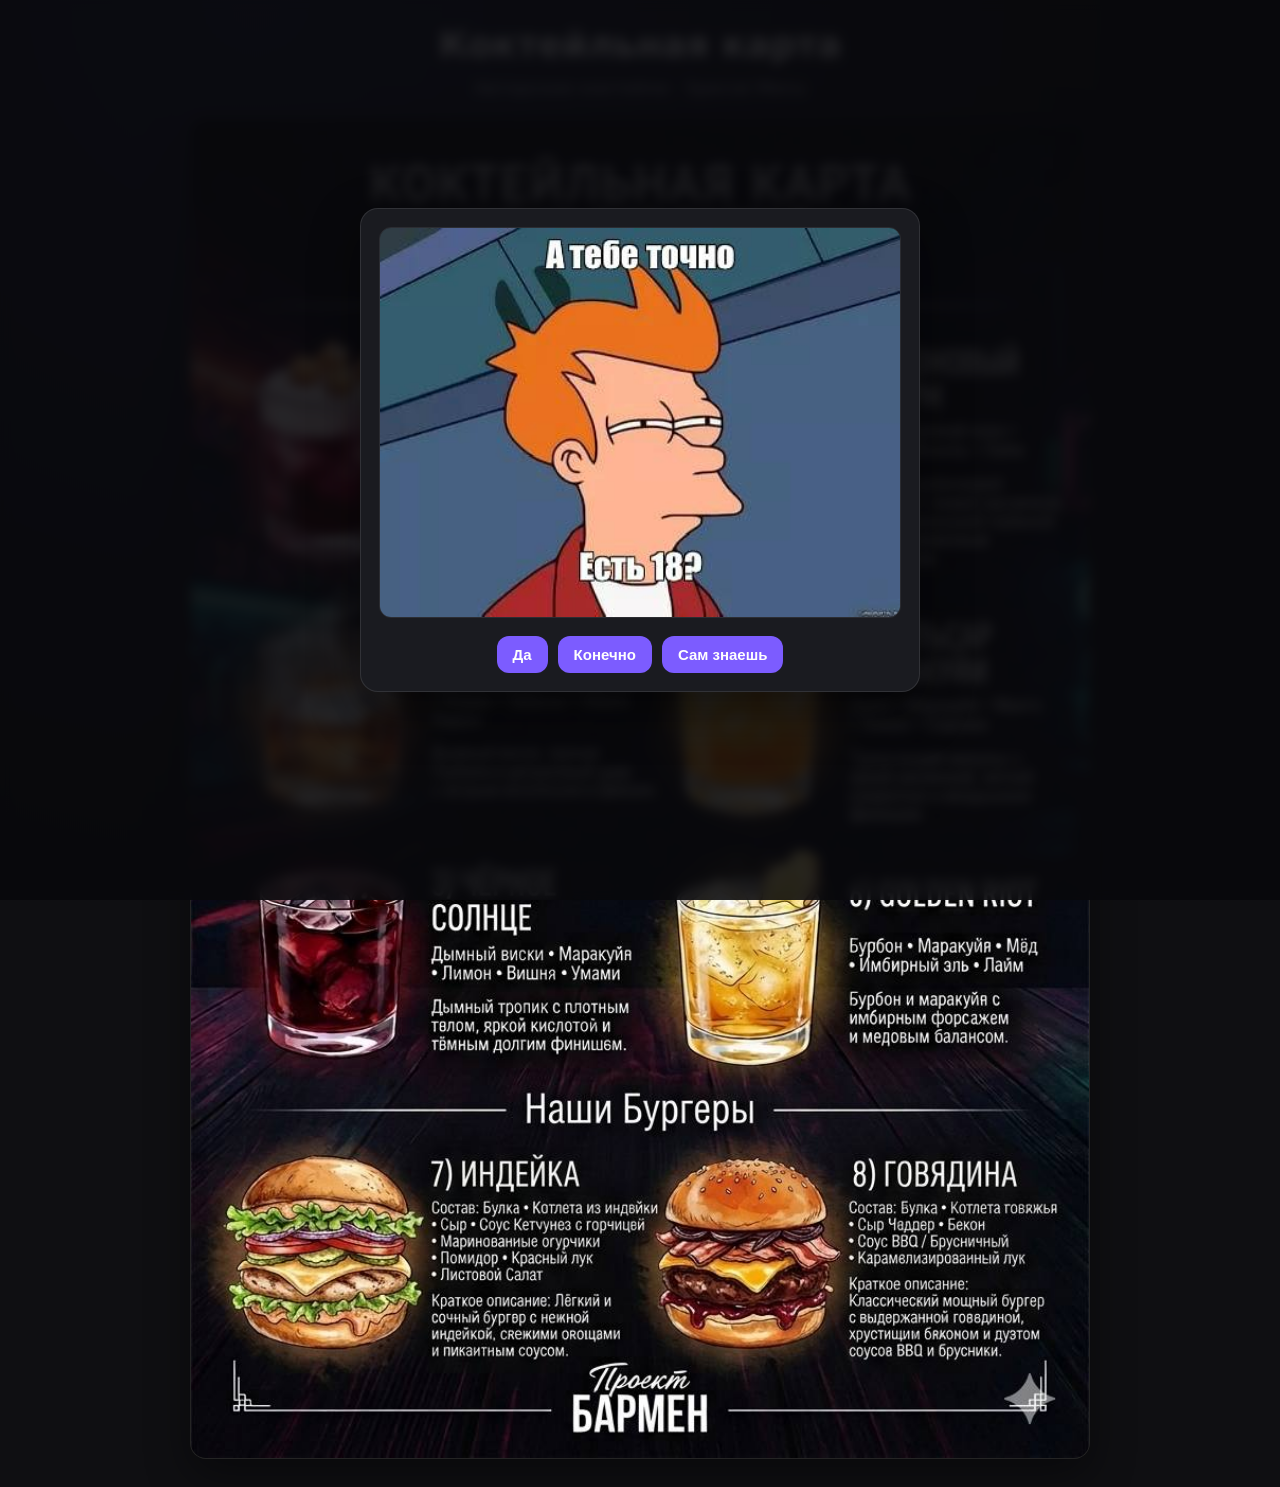
<file: barmen-menu/index.html>
<!doctype html>
<html lang="ru">
<head>
  <meta charset="UTF-8" />
  <meta name="viewport" content="width=device-width, initial-scale=1.0" />
  <title>Коктейльная карта</title>
  <style>
    :root {
      color-scheme: dark;
      --bg: #0f0f12;
      --card: #1a1b20;
      --text: #f4f4f6;
      --muted: #b4b7c2;
      --accent: #7c5cff;
    }
    * { box-sizing: border-box; }
    body {
      margin: 0;
      font-family: Inter, system-ui, -apple-system, Segoe UI, Roboto, sans-serif;
      background: radial-gradient(circle at 20% 0%, #20243a 0%, var(--bg) 48%);
      color: var(--text);
      min-height: 100svh;
      display: grid;
      place-items: center;
      padding: 24px;
    }
    .container { width: min(1100px, 100%); text-align: center; }
    .title { font-size: clamp(22px, 3.2vw, 36px); margin: 0 0 12px; }
    .subtitle { margin: 0 0 20px; color: var(--muted); font-size: clamp(14px, 1.8vw, 18px); }
    .menu-image {
      width: 100%;
      max-width: 900px;
      border-radius: 16px;
      box-shadow: 0 16px 44px rgba(0,0,0,.42);
      border: 1px solid rgba(255,255,255,.08);
      background: #111;
    }
    .age-gate {
      position: fixed;
      inset: 0;
      background: rgba(8,8,12,.88);
      backdrop-filter: blur(6px);
      display: grid;
      place-items: center;
      z-index: 10;
      padding: 18px;
    }
    .gate-card {
      width: min(560px, 100%);
      background: var(--card);
      border: 1px solid rgba(255,255,255,.1);
      border-radius: 18px;
      padding: 18px;
      text-align: center;
      box-shadow: 0 18px 50px rgba(0,0,0,.45);
    }
    .gate-meme {
      width: 100%;
      border-radius: 12px;
      border: 1px solid rgba(255,255,255,.08);
      margin-bottom: 14px;
    }
    .buttons { display: flex; gap: 10px; justify-content: center; flex-wrap: wrap; }
    button {
      appearance: none;
      border: 0;
      border-radius: 12px;
      padding: 10px 16px;
      font-size: 15px;
      font-weight: 700;
      cursor: pointer;
      background: var(--accent);
      color: #fff;
    }
    .hidden { display: none !important; }
  </style>
</head>
<body>
  <div class="age-gate" id="ageGate" role="dialog" aria-modal="true">
    <div class="gate-card">
      <img class="gate-meme" src="./assets/age-meme.jpg" alt="Проверка 18+" />
      <div class="buttons">
        <button data-enter>Да</button>
        <button data-enter>Конечно</button>
        <button data-enter>Сам знаешь</button>
      </div>
    </div>
  </div>

  <main class="container" id="content" aria-hidden="true">
    <h1 class="title">Коктейльная карта</h1>
    <p class="subtitle">Авторские коктейли · Special Menu</p>
    <img class="menu-image" src="./assets/menu.jpg" alt="Меню на 8 авторских коктейлей" />
  </main>

  <script>
    const gate = document.getElementById('ageGate');
    const content = document.getElementById('content');
    const KEY = 'barmen_age_confirmed_v2';

    function unlock() {
      gate.classList.add('hidden');
      content.setAttribute('aria-hidden', 'false');
    }

    if (localStorage.getItem(KEY) === 'yes') unlock();

    document.querySelectorAll('[data-enter]').forEach(btn => {
      btn.addEventListener('click', () => {
        localStorage.setItem(KEY, 'yes');
        unlock();
      });
    });
  </script>
</body>
</html>
</file>
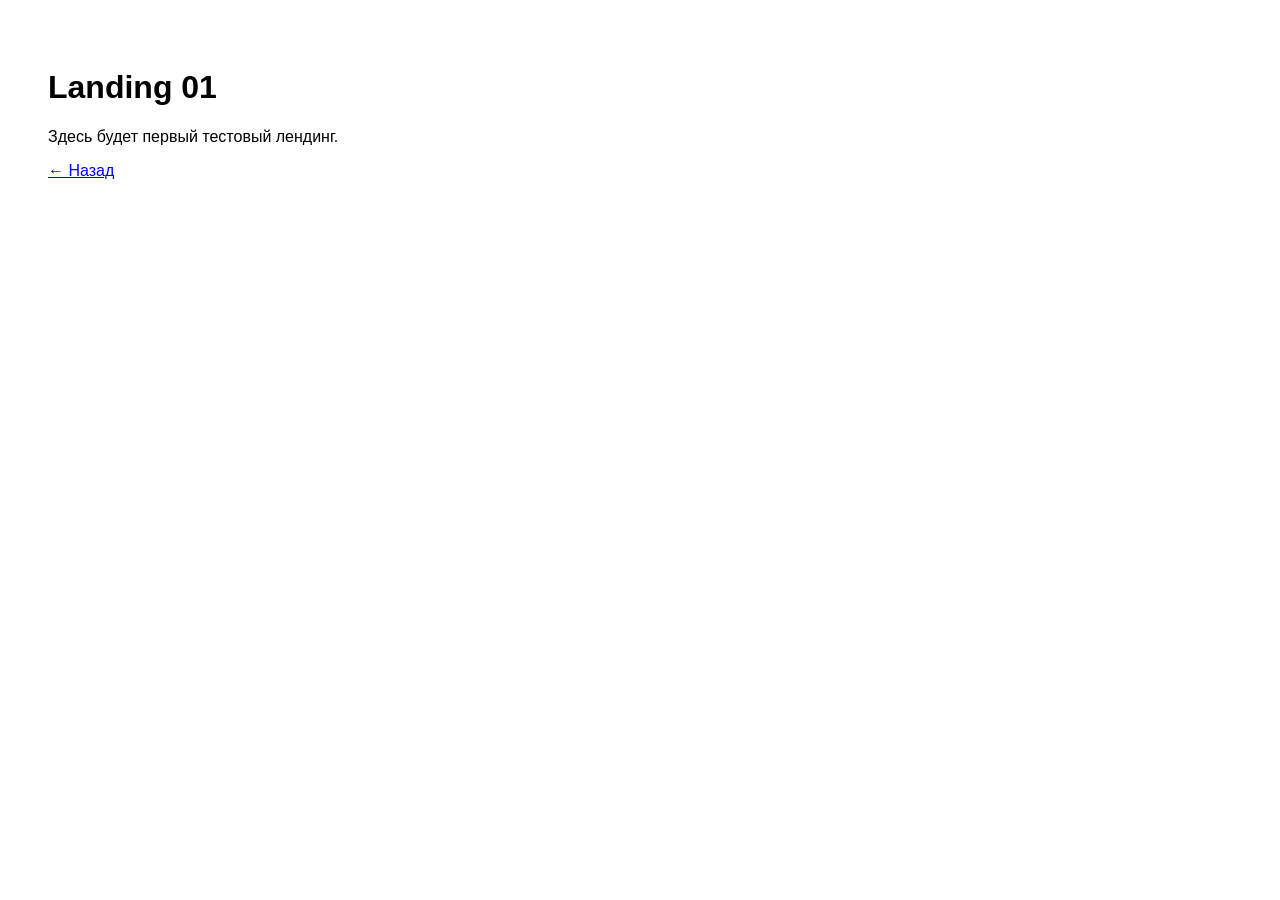
<file: landing-01/index.html>
<!doctype html>
<html lang="ru"><head><meta charset="UTF-8"><meta name="viewport" content="width=device-width,initial-scale=1"><title>Landing 01</title></head>
<body style="font-family:Arial,sans-serif;padding:40px"><h1>Landing 01</h1><p>Здесь будет первый тестовый лендинг.</p><p><a href="../">← Назад</a></p></body></html>
</file>
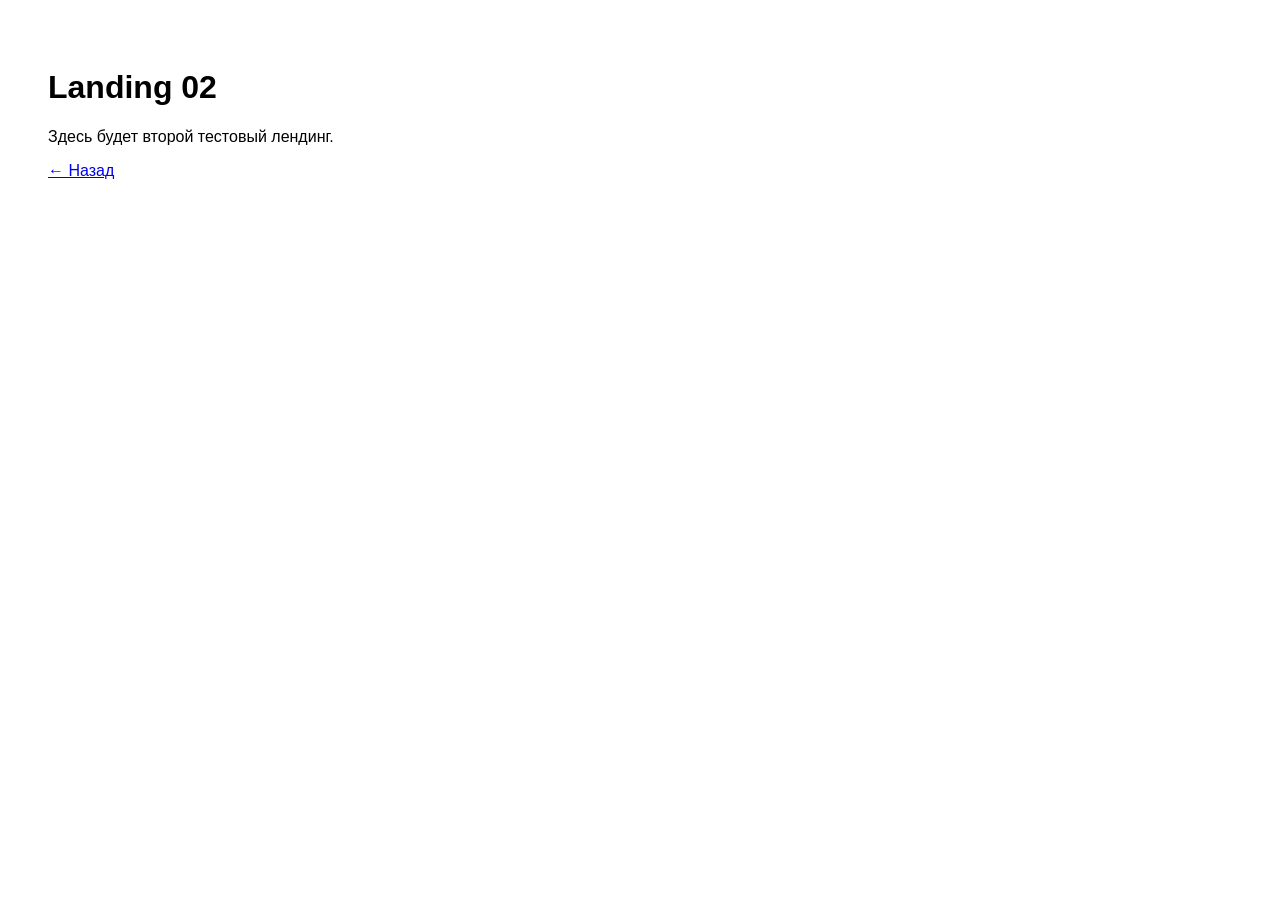
<file: landing-02/index.html>
<!doctype html>
<html lang="ru"><head><meta charset="UTF-8"><meta name="viewport" content="width=device-width,initial-scale=1"><title>Landing 02</title></head>
<body style="font-family:Arial,sans-serif;padding:40px"><h1>Landing 02</h1><p>Здесь будет второй тестовый лендинг.</p><p><a href="../">← Назад</a></p></body></html>
</file>
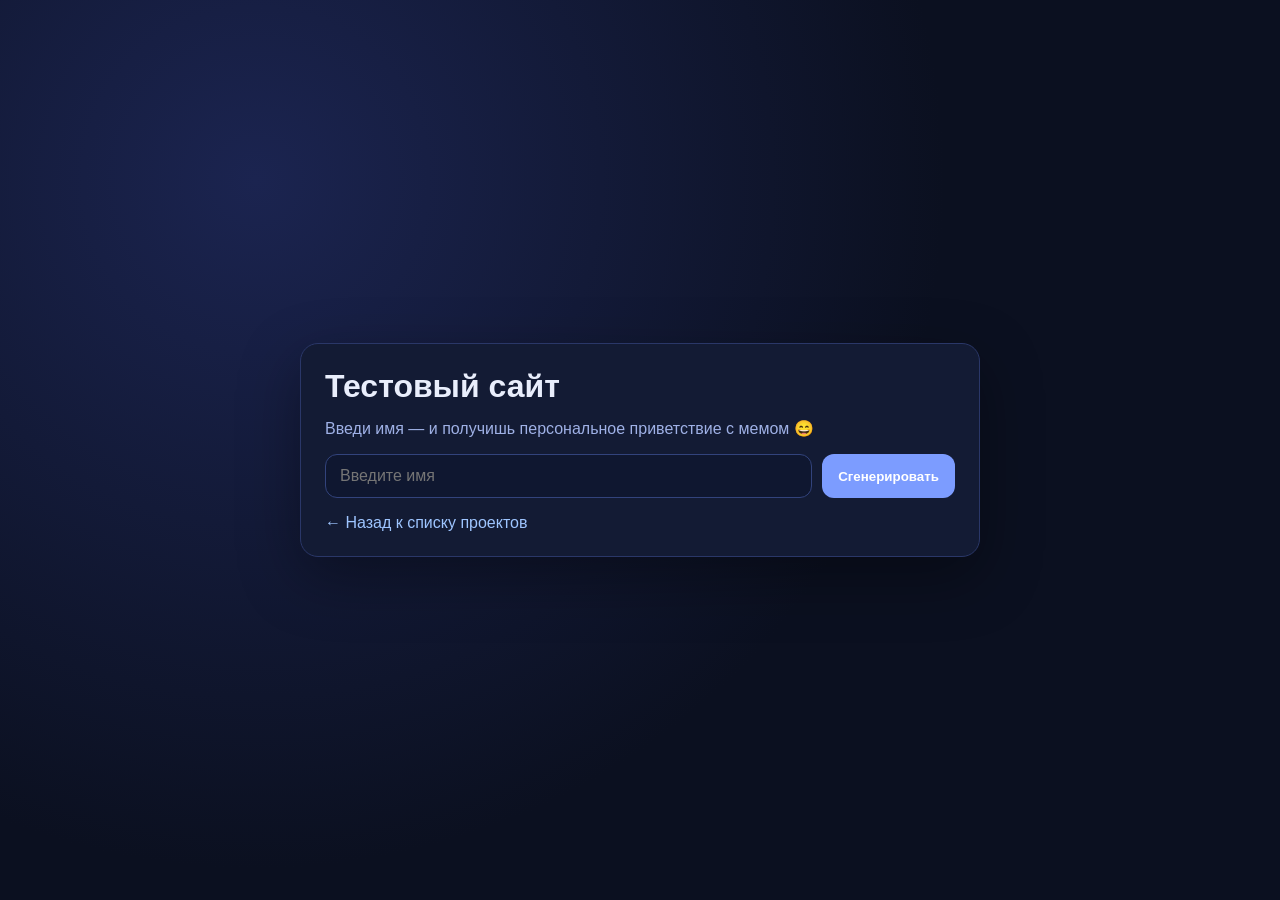
<file: landing-03/index.html>
<!doctype html>
<html lang="ru">
<head>
  <meta charset="UTF-8" />
  <meta name="viewport" content="width=device-width, initial-scale=1.0" />
  <title>Привет, пупсик</title>
  <style>
    :root{--bg:#0b1020;--card:#131b34;--text:#e9eefc;--muted:#9fb1e6;--accent:#7c9cff}
    *{box-sizing:border-box}
    body{margin:0;font-family:Inter,Arial,sans-serif;background:radial-gradient(circle at 20% 20%,#1b2450 0,#0b1020 55%);color:var(--text);min-height:100vh;display:grid;place-items:center;padding:20px}
    .card{width:min(680px,100%);background:var(--card);border:1px solid #2a3768;border-radius:18px;padding:24px;box-shadow:0 20px 60px rgba(0,0,0,.35)}
    h1{margin:0 0 14px;font-size:clamp(22px,4vw,32px)}
    p{color:var(--muted);margin:0 0 16px}
    .row{display:flex;gap:10px;flex-wrap:wrap}
    input{flex:1;min-width:220px;padding:12px 14px;border-radius:12px;border:1px solid #32437c;background:#0f1730;color:var(--text);font-size:16px}
    button{padding:12px 16px;border:0;border-radius:12px;background:var(--accent);color:#fff;font-weight:700;cursor:pointer}
    button:hover{filter:brightness(1.05)}
    .result{margin-top:18px;padding:14px;border-radius:12px;background:#0f1730;border:1px solid #2a3768;display:none}
    .result h2{margin:0 0 12px;font-size:26px}
    .result img{max-width:100%;border-radius:12px;border:1px solid #384a85;display:block}
    .back{display:inline-block;margin-top:16px;color:#9ec5ff;text-decoration:none}
  </style>
</head>
<body>
  <div class="card">
    <h1>Тестовый сайт</h1>
    <p>Введи имя — и получишь персональное приветствие с мемом 😄</p>

    <div class="row">
      <input id="nameInput" type="text" placeholder="Введите имя" />
      <button id="goBtn">Сгенерировать</button>
    </div>

    <div id="result" class="result">
      <h2 id="helloText"></h2>
      <img src="./assets/meme.jpg" alt="мем" />
    </div>

    <a class="back" href="../">← Назад к списку проектов</a>
  </div>

  <script>
    const input = document.getElementById('nameInput');
    const btn = document.getElementById('goBtn');
    const result = document.getElementById('result');
    const hello = document.getElementById('helloText');

    function render() {
      const name = (input.value || '').trim();
      if (!name) {
        result.style.display = 'none';
        return;
      }
      hello.textContent = `привет, ${name}`;
      result.style.display = 'block';
    }

    btn.addEventListener('click', render);
    input.addEventListener('keydown', (e) => { if (e.key === 'Enter') render(); });
  </script>
</body>
</html>
</file>
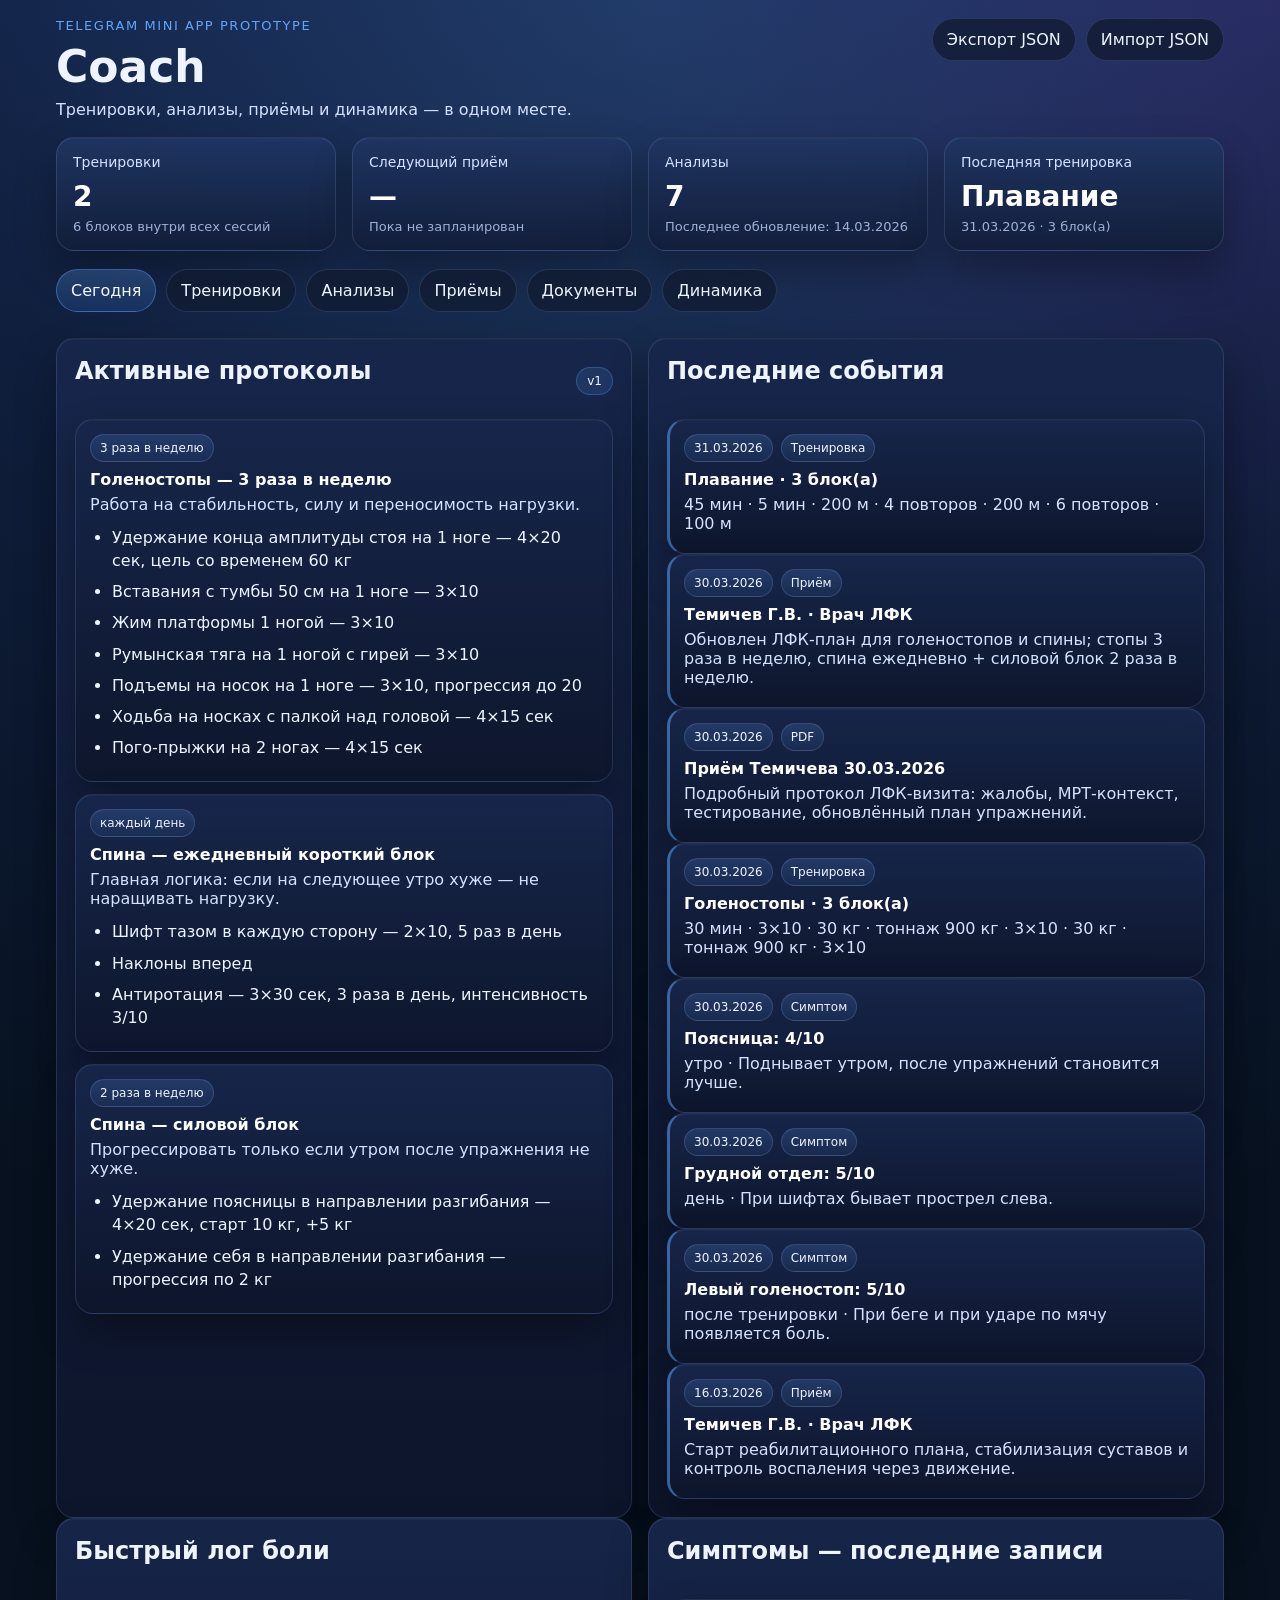
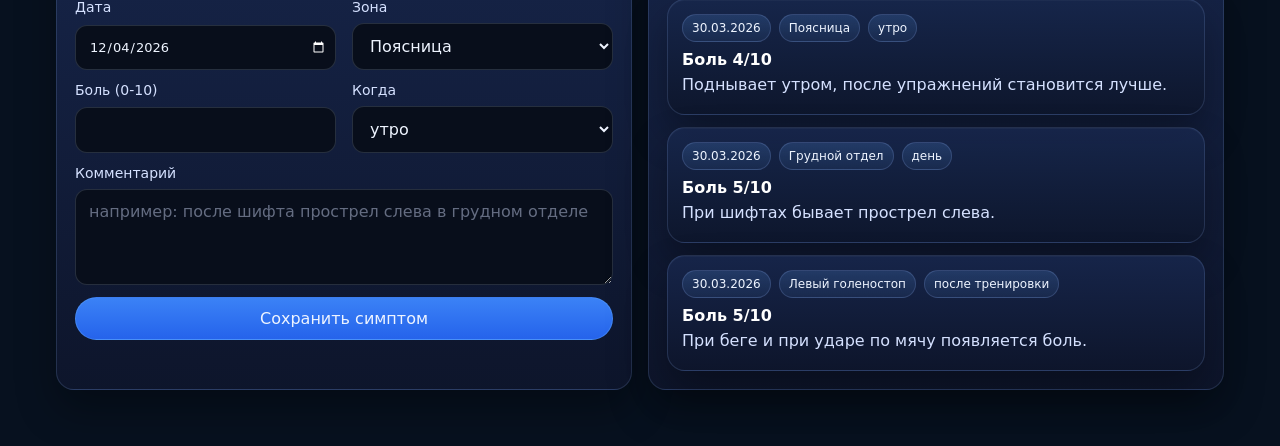
<file: medtrack/index.html>
<!doctype html>
<html lang="ru">
<head>
  <meta charset="UTF-8" />
  <meta name="viewport" content="width=device-width, initial-scale=1.0, viewport-fit=cover" />
  <title>MedTrack</title>
  <meta name="theme-color" content="#0f172a" />
  <link rel="stylesheet" href="./styles.css" />
  <script src="https://telegram.org/js/telegram-web-app.js"></script>
</head>
<body>
  <div class="app-shell">
    <header class="hero">
      <div>
        <p class="eyebrow">Telegram Mini App prototype</p>
        <h1>Coach</h1>
        <p class="subtitle">Тренировки, анализы, приёмы и динамика — в одном месте.</p>
      </div>
      <div class="hero-actions">
        <button id="exportBtn" class="ghost">Экспорт JSON</button>
        <label class="ghost file-btn">
          Импорт JSON
          <input id="importInput" type="file" accept="application/json" hidden />
        </label>
      </div>
    </header>

    <section class="cards" id="summaryCards"></section>

    <nav class="tabs" id="tabs">
      <button class="tab active" data-tab="dashboard">Сегодня</button>
      <button class="tab" data-tab="workouts">Тренировки</button>
      <button class="tab" data-tab="labs">Анализы</button>
      <button class="tab" data-tab="visits">Приёмы</button>
      <button class="tab" data-tab="documents">Документы</button>
      <button class="tab" data-tab="insights">Динамика</button>
    </nav>

    <main>
      <section class="panel active" data-panel="dashboard">
        <div class="grid two">
          <article class="card">
            <div class="card-head">
              <h2>Активные протоколы</h2>
              <span class="badge">v1</span>
            </div>
            <div id="protocolList" class="stack"></div>
          </article>

          <article class="card">
            <div class="card-head">
              <h2>Последние события</h2>
            </div>
            <div id="timeline" class="timeline"></div>
          </article>
        </div>

        <div class="grid two">
          <article class="card">
            <div class="card-head">
              <h2>Быстрый лог боли</h2>
            </div>
            <form id="symptomForm" class="form compact">
              <div class="grid two">
                <label>
                  <span>Дата</span>
                  <input name="date" type="date" required />
                </label>
                <label>
                  <span>Зона</span>
                  <select name="zone">
                    <option value="Поясница">Поясница</option>
                    <option value="Грудной отдел">Грудной отдел</option>
                    <option value="Левый голеностоп">Левый голеностоп</option>
                    <option value="Правый голеностоп">Правый голеностоп</option>
                  </select>
                </label>
              </div>
              <div class="grid two">
                <label>
                  <span>Боль (0-10)</span>
                  <input name="pain" type="number" min="0" max="10" step="1" required />
                </label>
                <label>
                  <span>Когда</span>
                  <select name="moment">
                    <option value="утро">утро</option>
                    <option value="день">день</option>
                    <option value="вечер">вечер</option>
                    <option value="после тренировки">после тренировки</option>
                  </select>
                </label>
              </div>
              <label>
                <span>Комментарий</span>
                <textarea name="note" rows="3" placeholder="например: после шифта прострел слева в грудном отделе"></textarea>
              </label>
              <button type="submit" class="primary">Сохранить симптом</button>
            </form>
          </article>

          <article class="card">
            <div class="card-head">
              <h2>Симптомы — последние записи</h2>
            </div>
            <div id="symptomsList" class="stack"></div>
          </article>
        </div>
      </section>

      <section class="panel" data-panel="workouts">
        <div class="grid two">
          <article class="card">
            <div class="card-head">
              <h2>Новая тренировка-сессия</h2>
            </div>
            <form id="workoutForm" class="form">
              <div class="grid two">
                <label>
                  <span>Дата</span>
                  <input name="date" type="date" required />
                </label>
                <label>
                  <span>Категория</span>
                  <input name="category" type="text" list="workoutCategoryList" required placeholder="Плавание / бег / голеностопы / спина" />
                  <datalist id="workoutCategoryList"></datalist>
                </label>
              </div>

              <div class="grid two">
                <label>
                  <span>Общая длительность, мин</span>
                  <input name="durationMin" type="number" min="0" step="1" placeholder="45" />
                </label>
                <label class="checkbox-row">
                  <span>Боль</span>
                  <input name="hasPain" type="checkbox" />
                </label>
              </div>

              <div id="painFields" class="grid two hidden">
                <label>
                  <span>Боль до</span>
                  <input name="painBefore" type="number" min="0" max="10" step="1" placeholder="2" />
                </label>
                <label>
                  <span>Боль после</span>
                  <input name="painAfter" type="number" min="0" max="10" step="1" placeholder="3" />
                </label>
              </div>

              <label>
                <span>Комментарий к сессии</span>
                <textarea name="note" rows="3" placeholder="Например: плавание без перегруза; спину берегу; в конце почувствовал усталость"></textarea>
              </label>

              <div class="section-head">
                <h3>Блоки внутри тренировки</h3>
                <button type="button" id="addWorkoutBlockBtn" class="ghost">+ Добавить блок</button>
              </div>

              <div id="workoutBlocks" class="stack"></div>

              <div class="form-actions">
                <button type="submit" class="primary" id="workoutSubmitBtn">Сохранить тренировку</button>
                <button type="button" class="ghost" id="workoutCancelEditBtn" hidden>Отменить редактирование</button>
              </div>
            </form>
          </article>

          <article class="card">
            <div class="card-head inline-wrap">
              <h2>Сессии тренировок</h2>
              <select id="workoutFilter">
                <option value="all">Все</option>
              </select>
            </div>
            <div id="workoutSessionsList" class="stack"></div>
            <div class="card-head inline-wrap">
              <h2>Детали сессии</h2>
            </div>
            <div id="workoutSessionDetails" class="stack"></div>
          </article>
        </div>
      </section>

      <section class="panel" data-panel="labs">
        <div class="grid two">
          <article class="card">
            <div class="card-head">
              <h2>Новый анализ</h2>
            </div>
            <form id="labForm" class="form">
              <div class="grid two">
                <label>
                  <span>Дата</span>
                  <input name="date" type="date" required />
                </label>
                <label>
                  <span>Панель</span>
                  <input name="panel" type="text" placeholder="Щитовидка / воспаление / биохимия" />
                </label>
              </div>
              <div class="grid two">
                <label>
                  <span>Показатель</span>
                  <input name="marker" type="text" required placeholder="ТТГ" />
                </label>
                <label>
                  <span>Значение</span>
                  <input name="value" type="number" step="0.001" required placeholder="26.5" />
                </label>
              </div>
              <div class="grid three">
                <label>
                  <span>Ед. изм.</span>
                  <input name="unit" type="text" placeholder="мкМЕ/мл" />
                </label>
                <label>
                  <span>Нижняя граница</span>
                  <input name="refMin" type="number" step="0.001" placeholder="0.27" />
                </label>
                <label>
                  <span>Верхняя граница</span>
                  <input name="refMax" type="number" step="0.001" placeholder="4.2" />
                </label>
              </div>
              <label>
                <span>Комментарий</span>
                <textarea name="note" rows="3" placeholder="например: на фоне Эутирокса"></textarea>
              </label>
              <button type="submit" class="primary">Сохранить анализ</button>
            </form>
          </article>

          <article class="card">
            <div class="card-head inline-wrap">
              <h2>Сводка по анализам</h2>
              <select id="markerSelect"></select>
            </div>
            <div id="labSummaryTable" class="stack compact-list"></div>
            <div id="labChart" class="chart"></div>
            <div id="labTable" class="stack compact-list"></div>
          </article>
        </div>
      </section>

      <section class="panel" data-panel="visits">
        <div class="grid two">
          <article class="card">
            <div class="card-head">
              <h2>Новый приём</h2>
            </div>
            <form id="visitForm" class="form">
              <div class="grid two">
                <label>
                  <span>Дата</span>
                  <input name="date" type="date" required />
                </label>
                <label>
                  <span>Врач</span>
                  <input name="doctor" type="text" required placeholder="Темичев Г.В." />
                </label>
              </div>
              <div class="grid two">
                <label>
                  <span>Специализация</span>
                  <input name="specialty" type="text" placeholder="ЛФК / ревматолог / ортопед" />
                </label>
                <label>
                  <span>Клиника</span>
                  <input name="clinic" type="text" placeholder="Клиника Темичева" />
                </label>
              </div>
              <label>
                <span>Жалобы</span>
                <textarea name="complaints" rows="3"></textarea>
              </label>
              <label>
                <span>Выводы</span>
                <textarea name="findings" rows="4"></textarea>
              </label>
              <label>
                <span>План / назначения</span>
                <textarea name="plan" rows="4"></textarea>
              </label>
              <button type="submit" class="primary">Сохранить приём</button>
            </form>
          </article>

          <article class="card">
            <div class="card-head">
              <h2>История приёмов</h2>
            </div>
            <div id="visitList" class="stack"></div>
          </article>
        </div>
      </section>

      <section class="panel" data-panel="documents">
        <div class="grid two">
          <article class="card">
            <div class="card-head">
              <h2>Новый документ</h2>
            </div>
            <form id="documentForm" class="form">
              <div class="grid two">
                <label>
                  <span>Дата</span>
                  <input name="date" type="date" required />
                </label>
                <label>
                  <span>Тип</span>
                  <select name="type">
                    <option value="PDF">PDF</option>
                    <option value="МРТ">МРТ</option>
                    <option value="Анализы">Анализы</option>
                    <option value="Выписка">Выписка</option>
                    <option value="Прочее">Прочее</option>
                  </select>
                </label>
              </div>
              <label>
                <span>Название</span>
                <input name="title" type="text" required placeholder="Приём Темичева 30.03.2026" />
              </label>
              <div class="grid two">
                <label>
                  <span>Зона / тема</span>
                  <input name="area" type="text" placeholder="Голеностопы, спина" />
                </label>
                <label>
                  <span>Источник / файл</span>
                  <input name="source" type="text" placeholder="Telegram PDF / Medsi / Helix" />
                </label>
              </div>
              <label>
                <span>Короткая выжимка</span>
                <textarea name="summary" rows="4"></textarea>
              </label>
              <button type="submit" class="primary">Сохранить документ</button>
            </form>
          </article>

          <article class="card">
            <div class="card-head">
              <h2>Индекс документов</h2>
            </div>
            <div id="documentList" class="stack"></div>
          </article>
        </div>
      </section>

      <section class="panel" data-panel="insights">
        <div class="grid two">
          <article class="card">
            <div class="card-head inline-wrap">
              <h2>Прогресс по упражнению</h2>
              <select id="exerciseSelect"></select>
            </div>
            <div id="exerciseChart" class="chart"></div>
            <div id="exerciseStats" class="stack compact-list"></div>
          </article>

          <article class="card">
            <div class="card-head">
              <h2>Автовыводы</h2>
            </div>
            <div id="insightsList" class="stack"></div>
          </article>
        </div>
      </section>
    </main>
  </div>

  <script src="./app.js"></script>
</body>
</html>
</file>
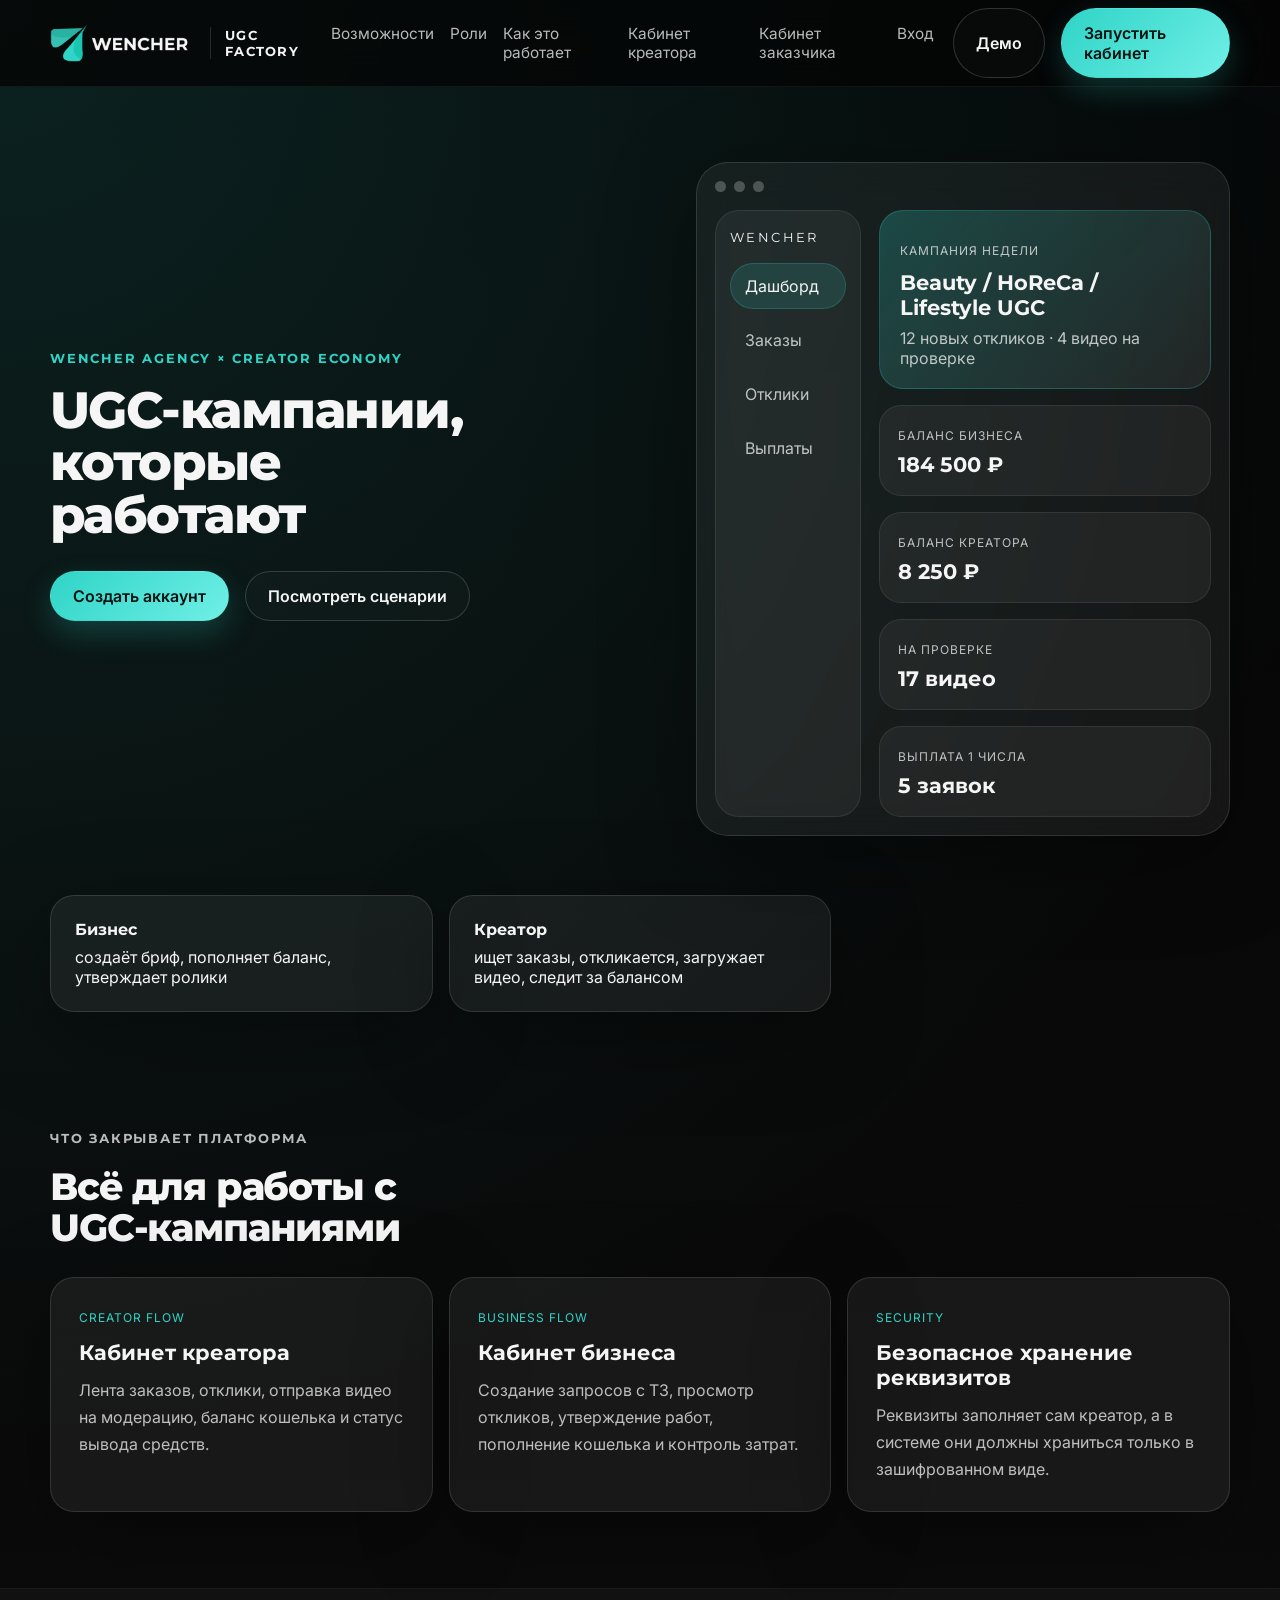
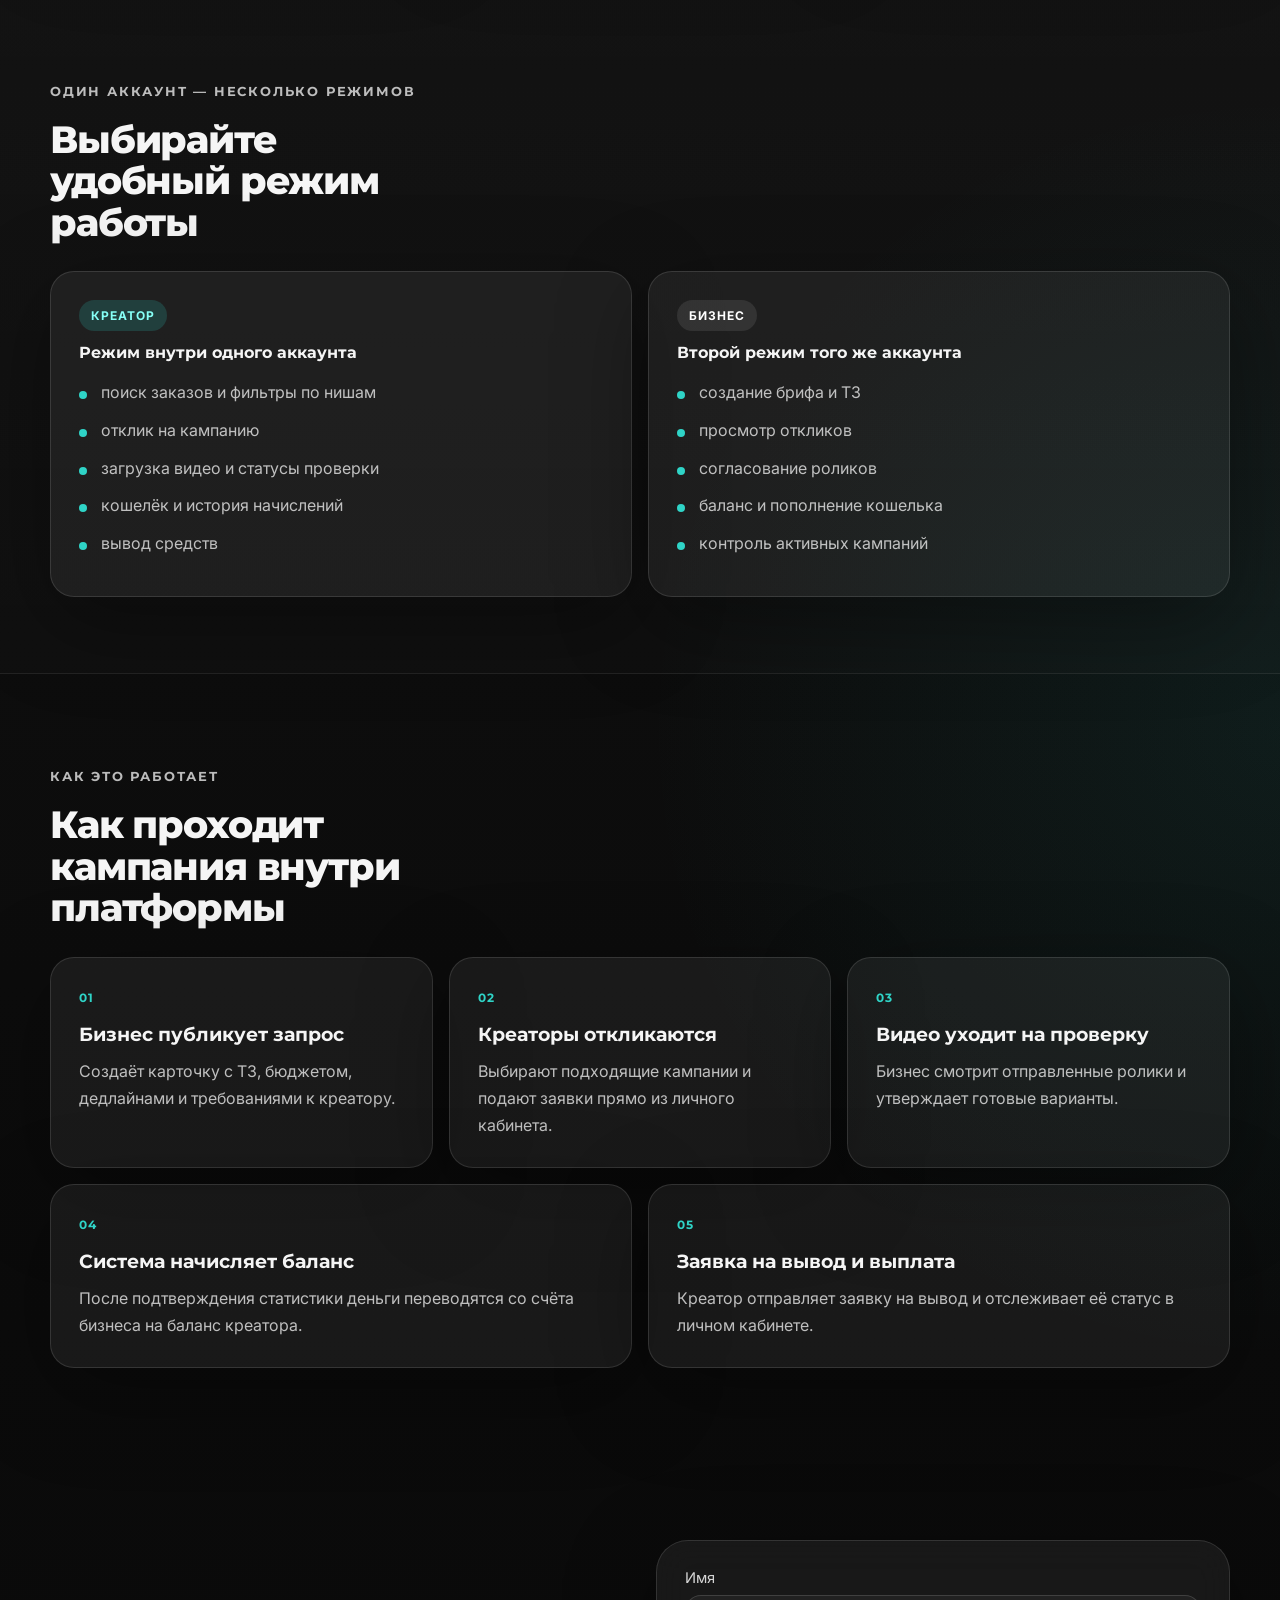
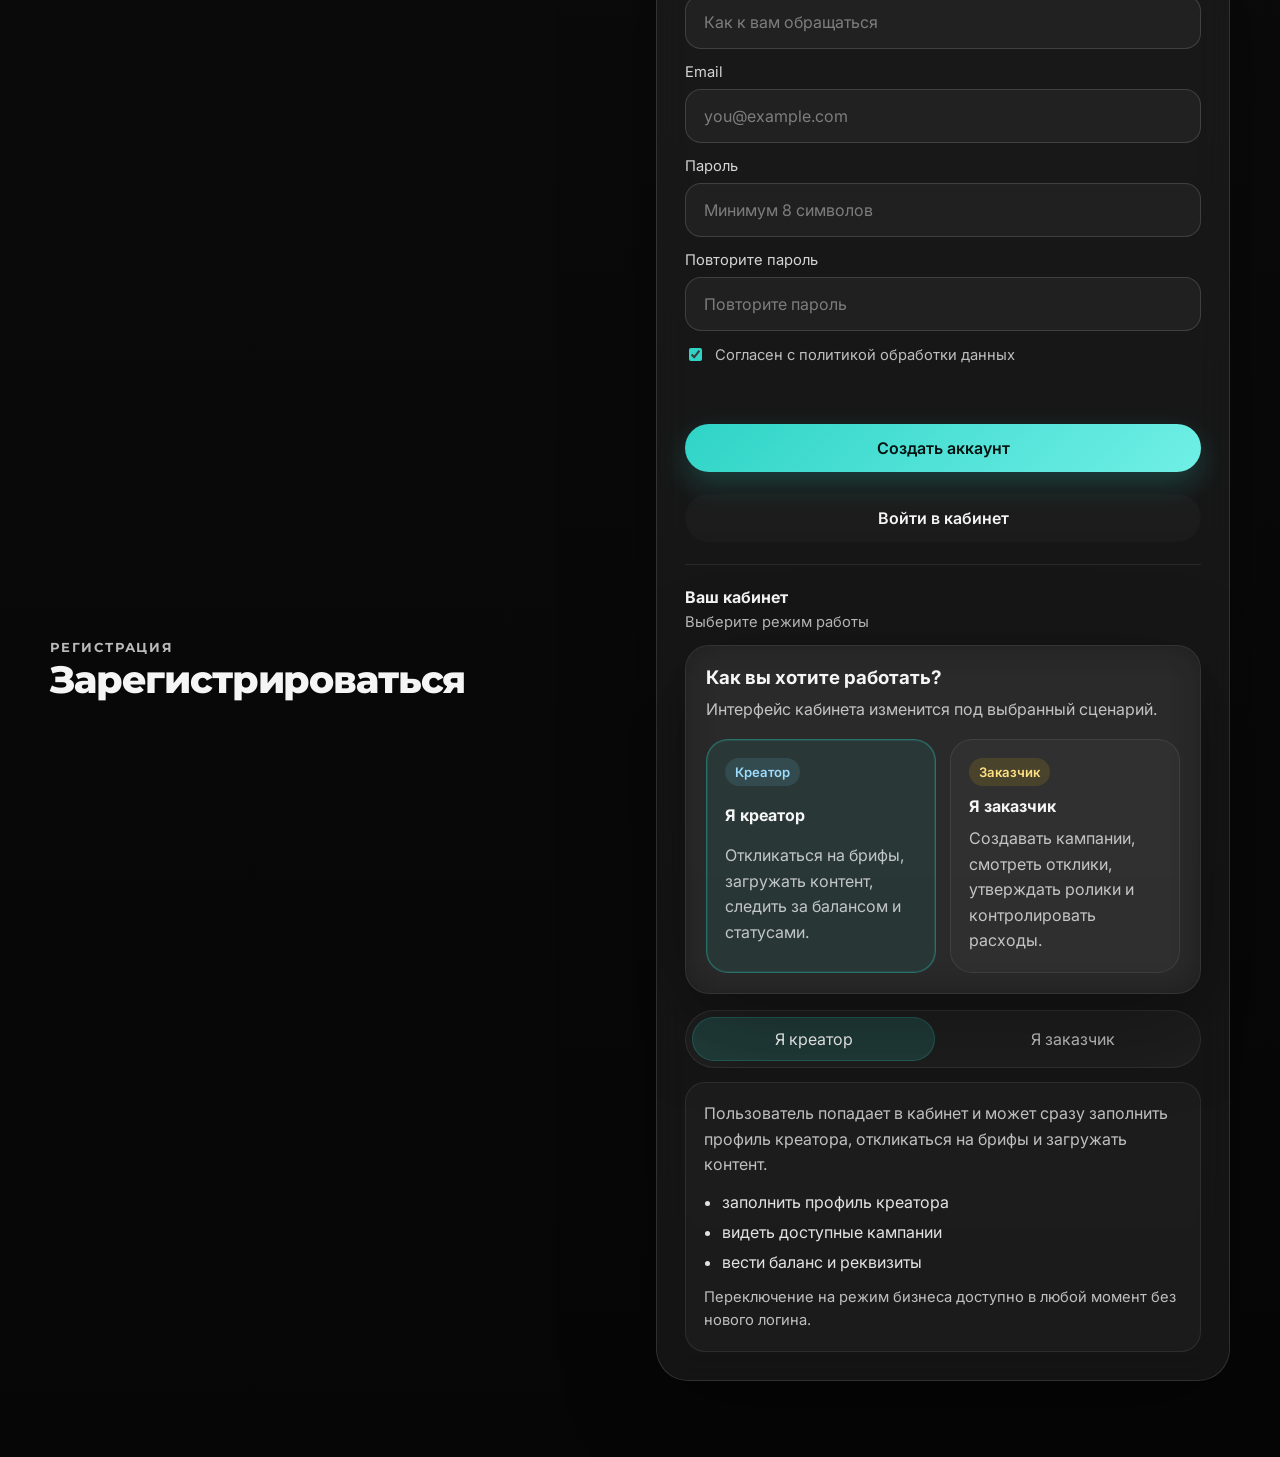
<file: wencher-ugc-portal/index.html>
<!doctype html>
<html lang="ru">
<head>
  <meta charset="UTF-8" />
  <meta name="viewport" content="width=device-width, initial-scale=1.0" />
  <title>Wencher UGC Factory — платформа для бизнеса и креаторов</title>
  <meta name="description" content="Wencher UGC Factory — платформа для запуска UGC-кампаний: от брифа и откликов до публикации и выплат." />
  <link rel="preconnect" href="https://fonts.googleapis.com">
  <link rel="preconnect" href="https://fonts.gstatic.com" crossorigin>
  <link href="https://fonts.googleapis.com/css2?family=Montserrat:wght@500;600;700;800&family=Inter:wght@400;500;600&display=swap" rel="stylesheet">
  <link rel="stylesheet" href="./style.css" />
</head>
<body>
  <div class="page-shell">
    <header class="site-header landing-only">
      <div class="container header-row">
        <a class="brand" href="#top" aria-label="Wencher UGC Factory">
          <img src="./assets/wencher-logo.png" alt="Wencher" />
          <span>UGC Factory</span>
        </a>

        <nav class="nav">
          <a href="#features">Возможности</a>
          <a href="#roles">Роли</a>
          <a href="#workflow">Как это работает</a>
          <a href="#creator-desk">Кабинет креатора</a>
          <a href="#business-desk">Кабинет заказчика</a>
          <a href="#auth">Вход</a>
        </nav>

        <div class="header-actions">
          <a class="ghost-btn" href="#features">Демо</a>
          <a class="primary-btn" href="#auth">Запустить кабинет</a>
        </div>
      </div>
    </header>

    <main id="top">
      <section class="hero landing-only">
        <div class="container hero-grid">
          <div class="hero-copy">
            <p class="eyebrow">Wencher Agency × creator economy</p>
            <h1>UGC-кампании, которые работают</h1>
            <div class="hero-actions">
              <a class="primary-btn" href="#auth">Создать аккаунт</a>
              <a class="ghost-btn" href="#features">Посмотреть сценарии</a>
            </div>

          </div>

          <div class="hero-panel">
            <div class="dashboard-mockup glass-card">
              <div class="mockup-topbar">
                <span></span><span></span><span></span>
              </div>
              <div class="mockup-content">
                <div class="mockup-sidebar">
                  <div class="mini-brand">WENCHER</div>
                  <button class="sidebar-pill active">Дашборд</button>
                  <button class="sidebar-pill">Заказы</button>
                  <button class="sidebar-pill">Отклики</button>
                  <button class="sidebar-pill">Выплаты</button>
                </div>
                <div class="mockup-main">
                  <div class="mockup-banner">
                    <p>Кампания недели</p>
                    <strong>Beauty / HoReCa / Lifestyle UGC</strong>
                    <span>12 новых откликов · 4 видео на проверке</span>
                  </div>
                  <div class="mockup-grid">
                    <article>
                      <span>Баланс бизнеса</span>
                      <strong>184 500 ₽</strong>
                    </article>
                    <article>
                      <span>Баланс креатора</span>
                      <strong>8 250 ₽</strong>
                    </article>
                    <article>
                      <span>На проверке</span>
                      <strong>17 видео</strong>
                    </article>
                    <article>
                      <span>Выплата 1 числа</span>
                      <strong>5 заявок</strong>
                    </article>
                  </div>
                </div>
              </div>
            </div>

          </div>
        </div>
      </section>

      <section class="proof-strip landing-only">
        <div class="container proof-grid">
          <article>
            <strong>Бизнес</strong>
            <span>создаёт бриф, пополняет баланс, утверждает ролики</span>
          </article>
          <article>
            <strong>Креатор</strong>
            <span>ищет заказы, откликается, загружает видео, следит за балансом</span>
          </article>
        </div>
      </section>

      <section class="section landing-only" id="features">
        <div class="container">
          <div class="section-head">
            <p class="eyebrow">Что закрывает платформа</p>
            <h2>Всё для работы с UGC-кампаниями</h2>
          </div>

          <div class="feature-grid">
            <article class="feature-card">
              <span class="feature-tag">Creator flow</span>
              <h3>Кабинет креатора</h3>
              <p>Лента заказов, отклики, отправка видео на модерацию, баланс кошелька и статус вывода средств.</p>
            </article>
            <article class="feature-card">
              <span class="feature-tag">Business flow</span>
              <h3>Кабинет бизнеса</h3>
              <p>Создание запросов с ТЗ, просмотр откликов, утверждение работ, пополнение кошелька и контроль затрат.</p>
            </article>
            <article class="feature-card">
              <span class="feature-tag">Security</span>
              <h3>Безопасное хранение реквизитов</h3>
              <p>Реквизиты заполняет сам креатор, а в системе они должны храниться только в зашифрованном виде.</p>
            </article>
          </div>
        </div>
      </section>

      <section class="section section-dark landing-only" id="roles">
        <div class="container">
          <div class="section-head narrow">
            <p class="eyebrow">Один аккаунт — несколько режимов</p>
            <h2>Выбирайте удобный режим работы</h2>
          </div>

          <div class="roles-grid">
            <article class="role-card">
              <div class="role-top">
                <span class="role-badge creator">Креатор</span>
                <strong>Режим внутри одного аккаунта</strong>
              </div>
              <ul>
                <li>поиск заказов и фильтры по нишам</li>
                <li>отклик на кампанию</li>
                <li>загрузка видео и статусы проверки</li>
                <li>кошелёк и история начислений</li>
                <li>вывод средств</li>
              </ul>
            </article>
            <article class="role-card">
              <div class="role-top">
                <span class="role-badge business">Бизнес</span>
                <strong>Второй режим того же аккаунта</strong>
              </div>
              <ul>
                <li>создание брифа и ТЗ</li>
                <li>просмотр откликов</li>
                <li>согласование роликов</li>
                <li>баланс и пополнение кошелька</li>
                <li>контроль активных кампаний</li>
              </ul>
            </article>
          </div>
        </div>
      </section>

      <section class="section landing-only" id="workflow">
        <div class="container">
          <div class="section-head">
            <p class="eyebrow">Как это работает</p>
            <h2>Как проходит кампания внутри платформы</h2>
          </div>

          <div class="timeline">
            <article>
              <span>01</span>
              <h3>Бизнес публикует запрос</h3>
              <p>Создаёт карточку с ТЗ, бюджетом, дедлайнами и требованиями к креатору.</p>
            </article>
            <article>
              <span>02</span>
              <h3>Креаторы откликаются</h3>
              <p>Выбирают подходящие кампании и подают заявки прямо из личного кабинета.</p>
            </article>
            <article>
              <span>03</span>
              <h3>Видео уходит на проверку</h3>
              <p>Бизнес смотрит отправленные ролики и утверждает готовые варианты.</p>
            </article>
            <article>
              <span>04</span>
              <h3>Система начисляет баланс</h3>
              <p>После подтверждения статистики деньги переводятся со счёта бизнеса на баланс креатора.</p>
            </article>
            <article>
              <span>05</span>
              <h3>Заявка на вывод и выплата</h3>
              <p>Креатор отправляет заявку на вывод и отслеживает её статус в личном кабинете.</p>
            </article>
          </div>
        </div>
      </section>

      <section class="section auth-section landing-only" id="auth">
        <div class="container auth-grid">
          <div class="auth-copy">
            <p class="eyebrow">Регистрация</p>
            <h2>Зарегистрироваться</h2>
          </div>

          <div class="auth-card glass-card">
            <form class="auth-form" id="auth-form" novalidate>
              <label>
                <span>Имя</span>
                <input id="name-input" name="name" type="text" placeholder="Как к вам обращаться" autocomplete="name" />
              </label>
              <label>
                <span>Email</span>
                <input id="email-input" name="email" type="email" placeholder="you@example.com" autocomplete="email" />
              </label>
              <label>
                <span>Пароль</span>
                <input id="password-input" name="password" type="password" placeholder="Минимум 8 символов" autocomplete="new-password" />
              </label>
              <label>
                <span>Повторите пароль</span>
                <input id="confirm-password-input" name="confirmPassword" type="password" placeholder="Повторите пароль" autocomplete="new-password" />
              </label>
              <label>
                <span class="checkbox-row">
                  <input id="policy-input" type="checkbox" checked />
                  <em>Согласен с политикой обработки данных</em>
                </span>
              </label>

              <p class="form-message" id="form-message" aria-live="polite"></p>
              <button class="primary-btn form-btn" type="submit" id="submit-button">Создать аккаунт</button>
              <button class="ghost-btn form-btn dashboard-entry-btn" type="button" id="enter-dashboard-btn" hidden>Войти в кабинет</button>
            </form>

            <div class="workspace-preview">
              <div class="workspace-preview-head">
                <strong>Ваш кабинет</strong>
                <span>Выберите режим работы</span>
              </div>

              <div class="post-login-screen glass-card">
                <div class="post-login-copy">
                  <h3>Как вы хотите работать?</h3>
                  <p>Интерфейс кабинета изменится под выбранный сценарий.</p>
                </div>

                <div class="mode-choice-grid">
                  <button class="mode-card active" data-mode="creator" type="button">
                    <span class="mode-card-badge creator">Креатор</span>
                    <strong>Я креатор</strong>
                    <p>Откликаться на брифы, загружать контент, следить за балансом и статусами.</p>
                  </button>

                  <button class="mode-card" data-mode="business" type="button">
                    <span class="mode-card-badge business">Заказчик</span>
                    <strong>Я заказчик</strong>
                    <p>Создавать кампании, смотреть отклики, утверждать ролики и контролировать расходы.</p>
                  </button>
                </div>
              </div>

              <div class="mode-switch" role="tablist" aria-label="Выбор режима после входа">
                <button class="mode-toggle active" data-mode="creator" type="button">Я креатор</button>
                <button class="mode-toggle" data-mode="business" type="button">Я заказчик</button>
              </div>

              <div class="mode-panel">
                <p id="mode-lead">Пользователь попадает в кабинет и может сразу заполнить профиль креатора, откликаться на брифы и загружать контент.</p>
                <ul id="mode-list">
                  <li>заполнить creator profile</li>
                  <li>видеть доступные кампании</li>
                  <li>вести баланс и реквизиты</li>
                </ul>
                <p class="mode-footnote" id="mode-footnote">Переключение на режим бизнеса доступно в любой момент без нового логина.</p>
              </div>
            </div>

          </div>
        </div>
      </section>

      <header class="dashboard-header app-only">
        <div class="container dashboard-header-row">
          <a class="brand dashboard-brand" href="#" aria-label="Wencher UGC Factory">
            <img src="./assets/wencher-logo.png" alt="Wencher" />
            <span>Личный кабинет</span>
          </a>

          <div class="dashboard-mode-switch" role="tablist" aria-label="Режим кабинета">
            <button class="mode-toggle active" data-mode="creator" type="button">Я креатор</button>
            <button class="mode-toggle" data-mode="business" type="button">Я заказчик</button>
          </div>

          <button class="ghost-btn dashboard-logout-btn" id="dashboard-logout-btn" type="button">Выйти</button>
        </div>
      </header>

      <section class="section creator-desk-section app-only" id="creator-desk">
        <div class="container creator-desk-shell glass-card">
          <div class="creator-desk-head">
            <div>
              <p class="eyebrow">Creator workspace</p>
              <h2>Кабинет креатора: от поиска заказов до вывода денег</h2>
            </div>
            <p>
              Экран после входа в creator-режим: видны новые заказы, избранное, активные сдачи,
              кошелёк и обязательный статус маркировки рекламного контента.
            </p>
          </div>

          <div class="creator-layout">
            <aside class="creator-sidebar">
              <div class="creator-profile-card">
                <span class="profile-pill">creator mode</span>
                <strong>Анна Лаврова</strong>
                <p>Beauty / Lifestyle / HoReCa · 24 завершённых заказа · рейтинг 4.9</p>
              </div>

              <nav class="creator-menu">
                <button class="creator-menu-item active" data-screen-target="dashboard" type="button">Поиск заказов</button>
                <button class="creator-menu-item" data-screen-target="order" type="button">Карточка заказа</button>
                <button class="creator-menu-item" data-screen-target="upload" type="button">Отправка версии</button>
                <button class="creator-menu-item" data-screen-target="revision" type="button">Правки</button>
                <button class="creator-menu-item" data-screen-target="publish" type="button">Статусы публикации</button>
                <button class="creator-menu-item" data-screen-target="wallet" type="button">Кошелёк</button>
              </nav>

              <div class="creator-withdraw-card">
                <span>Доступно к выводу</span>
                <strong>12 480 ₽</strong>
                <p>Следующее окно выплат — 1 августа.</p>
                <button class="primary-btn creator-small-btn" type="button">Запросить вывод</button>
              </div>
            </aside>

            <div class="creator-main">
              <div class="creator-flow-nav">
                <button class="creator-flow-step active" data-screen-target="dashboard" type="button">1. Лента</button>
                <button class="creator-flow-step" data-screen-target="order" type="button">2. Заказ</button>
                <button class="creator-flow-step" data-screen-target="upload" type="button">3. Отправка</button>
                <button class="creator-flow-step" data-screen-target="revision" type="button">4. Правки</button>
                <button class="creator-flow-step" data-screen-target="publish" type="button">5. Статус</button>
                <button class="creator-flow-step" data-screen-target="wallet" type="button">6. Выплаты</button>
              </div>

              <div class="creator-flow-status" id="creator-flow-status">
                <strong>Шаг 1. Лента заказов</strong>
                <p>Креатор ищет заказ, сохраняет интересные офферы и переходит в карточку конкретного брифа.</p>
              </div>

              <div class="creator-topbar">
                <div class="creator-search-card">
                  <span>Поиск заказов</span>
                  <strong>Найти подходящий бриф</strong>
                  <div class="creator-search-row">
                    <input type="text" value="beauty / lifestyle / restaurants" aria-label="Поиск заказов" readonly />
                    <button class="ghost-btn creator-filter-btn" type="button">Фильтры: до 30k · Telegram/IG · Москва</button>
                  </div>
                </div>

                <div class="creator-stats-grid">
                  <article>
                    <span>Новых заказов</span>
                    <strong>26</strong>
                  </article>
                  <article>
                    <span>Избранных</span>
                    <strong>7</strong>
                  </article>
                  <article>
                    <span>На проверке</span>
                    <strong>3</strong>
                  </article>
                  <article>
                    <span>Ожидают выплаты</span>
                    <strong>18 900 ₽</strong>
                  </article>
                </div>
              </div>

              <div class="creator-content-grid">
                <section class="creator-panel creator-orders-panel screen-panel active" data-screen="dashboard">
                  <div class="creator-panel-head">
                    <div>
                      <span class="panel-kicker">Избранные заказы</span>
                      <h3>За что можно взяться сейчас</h3>
                    </div>
                    <a href="#" aria-label="Открыть все избранные">Смотреть все</a>
                  </div>

                  <div class="order-list">
                    <article class="order-card">
                      <div class="order-card-top">
                        <div>
                          <strong>Beauty serum launch</strong>
                          <span>Бренд косметики · 3 short-form видео</span>
                        </div>
                        <em>18 000 ₽</em>
                      </div>
                      <ul>
                        <li>Дедлайн подачи: 6 июля</li>
                        <li>Нужно лицо в кадре и разговорный формат</li>
                        <li>Маркировка: ERID выдаёт заказчик до публикации</li>
                      </ul>
                      <div class="order-card-actions">
                        <button class="ghost-btn creator-inline-btn" type="button">В избранном</button>
                        <button class="primary-btn creator-inline-btn" data-screen-target="order" type="button">Откликнуться</button>
                      </div>
                    </article>

                    <article class="order-card muted-order">
                      <div class="order-card-top">
                        <div>
                          <strong>Restaurant opening UGC</strong>
                          <span>HoReCa · 2 reels + stories pack</span>
                        </div>
                        <em>24 000 ₽</em>
                      </div>
                      <ul>
                        <li>Публикация в Instagram / Telegram</li>
                        <li>Требуется гео: Москва</li>
                        <li>Маркировка: сначала согласование текста, потом публикация</li>
                      </ul>
                      <div class="order-card-actions">
                        <button class="ghost-btn creator-inline-btn" type="button">Сохранить</button>
                        <button class="primary-btn creator-inline-btn" data-screen-target="order" type="button">Подробнее</button>
                      </div>
                    </article>
                  </div>
                </section>

                <section class="creator-panel creator-submissions-panel screen-panel active" data-screen="dashboard">
                  <div class="creator-panel-head compact">
                    <div>
                      <span class="panel-kicker">Мои отправки</span>
                      <h3>Контент по заказам</h3>
                    </div>
                  </div>

                  <div class="submission-list">
                    <article>
                      <div>
                        <strong>Beauty serum launch</strong>
                        <span>Черновик #2 · загружен 3 часа назад</span>
                      </div>
                      <b class="status-chip review">На проверке</b>
                    </article>
                    <article>
                      <div>
                        <strong>Travel cafe UGC</strong>
                        <span>Нужно внести правки по CTA и первым 3 секундам</span>
                      </div>
                      <b class="status-chip changes">Правки</b>
                    </article>
                    <article>
                      <div>
                        <strong>Fitness snack promo</strong>
                        <span>Финальная версия подтверждена, статус публикации: ждёт ERID</span>
                      </div>
                      <b class="status-chip approved">Принято</b>
                    </article>
                  </div>

                  <div class="upload-flow-card">
                    <strong>Загрузка контента в заказ</strong>
                    <ol>
                      <li>Выбрать заказ и версию ролика</li>
                      <li>Прикрепить видео, описание и комментарий для заказчика</li>
                      <li>Отправить на проверку и получить статус: правки / принято / опубликовано</li>
                    </ol>
                  </div>
                </section>

                <section class="creator-panel creator-work-table-panel screen-panel active" data-screen="dashboard">
                  <div class="creator-panel-head">
                    <div>
                      <span class="panel-kicker">Все работы креатора</span>
                      <h3>Наглядная таблица по всем заказам и публикациям</h3>
                    </div>
                    <a href="#" aria-label="Открыть полный реестр работ">Открыть реестр</a>
                  </div>

                  <div class="work-filters-bar">
                    <button class="filter-pill active" type="button">Все статусы</button>
                    <button class="filter-pill" type="button">На проверке</button>
                    <button class="filter-pill" type="button">Есть замечания</button>
                    <button class="filter-pill" type="button">Принято</button>
                    <button class="filter-pill" type="button">Опубликовано</button>
                    <button class="filter-pill" type="button">Ждёт ERID</button>
                  </div>

                  <div class="work-sort-row">
                    <div class="sort-chip-group">
                      <span>Сортировка:</span>
                      <button class="sort-chip active" type="button">по дате изменения</button>
                      <button class="sort-chip" type="button">по заказчику</button>
                      <button class="sort-chip" type="button">по статусу</button>
                      <button class="sort-chip" type="button">по дедлайну</button>
                    </div>
                    <button class="ghost-btn creator-inline-btn" type="button">Быстрые фильтры: заказчик / площадка / период</button>
                  </div>

                  <div class="work-table-shell">
                    <div class="work-table-head work-table-row">
                      <span>Работа / заказ</span>
                      <span>Заказчик</span>
                      <span>Текущий этап</span>
                      <span>Статус</span>
                      <span>Последнее изменение</span>
                      <span>Дедлайн</span>
                    </div>

                    <article class="work-table-row work-table-clickable" data-screen-target="order" data-work-id="beauty-serum">
                      <div>
                        <strong>Beauty serum launch</strong>
                        <em id="creator-live-subtitle">Draft v2 · Instagram + Telegram</em>
                      </div>
                      <div>GlowLab Beauty</div>
                      <div id="creator-live-stage">Согласование версии</div>
                      <div><b class="status-chip review" id="creator-live-row-chip">На проверке</b></div>
                      <div id="creator-live-updated">сегодня, 11:40</div>
                      <div id="creator-live-deadline">11 июля</div>
                    </article>

                    <article class="work-table-row work-table-clickable" data-screen-target="revision" data-work-id="travel-cafe">
                      <div>
                        <strong>Travel cafe UGC</strong>
                        <em>Draft v1 · Reels</em>
                      </div>
                      <div>Nomad Coffee</div>
                      <div>Правки от заказчика</div>
                      <div><b class="status-chip changes">Есть замечания</b></div>
                      <div>вчера, 18:15</div>
                      <div>9 июля</div>
                    </article>

                    <article class="work-table-row work-table-clickable" data-screen-target="publish" data-work-id="fitness-snack">
                      <div>
                        <strong>Fitness snack promo</strong>
                        <em>Final v1 · Short video</em>
                      </div>
                      <div>FitBite</div>
                      <div>Ожидает маркировку</div>
                      <div><b class="status-chip pending">Ждёт ERID</b></div>
                      <div>вчера, 13:02</div>
                      <div>12 июля</div>
                    </article>

                    <article class="work-table-row work-table-clickable" data-screen-target="publish" data-work-id="brasa-bistro">
                      <div>
                        <strong>Restaurant opening UGC</strong>
                        <em>Final post · Instagram</em>
                      </div>
                      <div>Brasa Bistro</div>
                      <div>Пост размещён</div>
                      <div><b class="status-chip approved">Опубликовано</b></div>
                      <div>2 июля, 20:41</div>
                      <div>Завершено</div>
                    </article>
                  </div>

                  <div class="work-table-note">
                    <strong>Что важно в этом реестре</strong>
                    <p>Это должен быть главный обзорный слой кабинета: одним взглядом видно все активные работы, где затык, где нужны правки, где ждём ERID, а где уже можно ждать начисление.</p>
                  </div>
                </section>

                <section class="creator-panel creator-wallet-panel screen-panel" data-screen="wallet">
                  <div class="creator-panel-head compact">
                    <div>
                      <span class="panel-kicker">Кошелёк</span>
                      <h3>Деньги и вывод</h3>
                    </div>
                  </div>

                  <div class="wallet-cards">
                    <article>
                      <span>Баланс</span>
                      <strong id="creator-wallet-balance">31 380 ₽</strong>
                    </article>
                    <article>
                      <span>Холд до публикации</span>
                      <strong id="creator-wallet-hold">6 500 ₽</strong>
                    </article>
                    <article>
                      <span>К выводу сейчас</span>
                      <strong id="creator-wallet-available">12 480 ₽</strong>
                    </article>
                  </div>

                  <div class="wallet-history">
                    <div class="wallet-history-head">
                      <strong>История поступлений / выводов</strong>
                      <span>Последние операции</span>
                    </div>
                    <div class="wallet-table">
                      <article>
                        <span>+9 000 ₽ · Fitness snack promo</span>
                        <em>Начислено после подтверждения статистики</em>
                      </article>
                      <article>
                        <span>-12 000 ₽ · Вывод на СБП</span>
                        <em>Выплачено 1 июля</em>
                      </article>
                      <article>
                        <span>+4 500 ₽ · Travel cafe UGC</span>
                        <em>Бонус за доп. stories pack</em>
                      </article>
                    </div>
                  </div>

                  <div class="withdraw-flow-note">
                    <strong>Механизм вывода</strong>
                    <p>Креатор сохраняет реквизиты один раз, после чего отправляет заявку на вывод. До даты выплаты заявка имеет статусы: создана → проверка реквизитов → запланировано на 1 число → выплачено.</p>
                  </div>

                  <div class="workflow-live-card wallet-live-card">
                    <div class="detail-section-head compact-head">
                      <strong>Финальный денежный шаг</strong>
                      <span>Начисление → заявка на вывод</span>
                    </div>
                    <div class="workflow-live-status">
                      <b class="status-chip pending" id="creator-withdraw-chip">Пока нечего выводить</b>
                      <p id="creator-withdraw-note">После подтверждения публикации заказ переходит к проверке результата, затем — к начислению и выводу средств.</p>
                    </div>
                    <div class="upload-form-actions">
                      <button class="primary-btn creator-inline-btn" id="creator-withdraw-btn" type="button">Запросить вывод</button>
                    </div>
                  </div>
                </section>

                <section class="creator-panel creator-compliance-panel screen-panel" data-screen="publish">
                  <div class="creator-panel-head compact">
                    <div>
                      <span class="panel-kicker">Маркировка рекламы</span>
                      <h3>Не отдельный экран, а обязательный статус внутри заказа</h3>
                    </div>
                  </div>

                  <div class="compliance-grid">
                    <article>
                      <strong>1. У каждой публикации есть свой статус</strong>
                      <p>Для каждого рекламного заказа показываем: на проверке, есть замечания, принято, ждёт ERID, опубликовано.</p>
                    </article>
                    <article>
                      <strong>2. Без ERID статус не становится “опубликовано”</strong>
                      <p>Креатор может сдать ролик на проверку, но финальный статус публикации закрывается только после маркировки.</p>
                    </article>
                    <article>
                      <strong>3. Ответственность видна в карточке заказа</strong>
                      <p>Заказчик / агентство передаёт данные для маркировки, а креатор видит текущий статус и следующий обязательный шаг.</p>
                    </article>
                  </div>

                  <div class="compliance-note">
                    <span>Статусы помогают пройти все этапы маркировки: “маркировка требуется”, “ERID получен”, “инструкция к размещению”, “публикация подтверждена”.</span>
                  </div>
                </section>

                <section class="creator-panel creator-order-detail-panel screen-panel" data-screen="order">
                  <div class="creator-panel-head">
                    <div>
                      <span class="panel-kicker">Карточка заказа</span>
                      <h3>Как выглядит рабочий экран внутри конкретного заказа</h3>
                    </div>
                  </div>

                  <div class="order-detail-layout">
                    <article class="order-detail-hero">
                      <div class="order-detail-title-row">
                        <div>
                          <span class="detail-badge live" id="order-detail-badge">Активный заказ</span>
                          <strong id="order-detail-title">Beauty serum launch · заказ #2048</strong>
                          <p id="order-detail-description">Нативный UGC для запуска новой линейки сыворотки: 3 вертикальных ролика, 1 Stories pack, публикация в Instagram и Telegram.</p>
                        </div>
                        <div class="order-detail-price">
                          <span>Бюджет креатора</span>
                          <strong id="order-detail-budget">18 000 ₽</strong>
                          <em id="order-detail-budget-note">50% после приёмки · 50% после подтверждения публикации</em>
                        </div>
                      </div>

                      <div class="order-detail-meta">
                        <article>
                          <span>Дедлайн отклика</span>
                          <strong id="order-detail-apply-deadline">6 июля</strong>
                        </article>
                        <article>
                          <span>Дедлайн сдачи</span>
                          <strong id="order-detail-delivery-deadline">11 июля</strong>
                        </article>
                        <article>
                          <span>Формат</span>
                          <strong id="order-detail-format">3 reels + 1 stories pack</strong>
                        </article>
                        <article>
                          <span>Площадка</span>
                          <strong id="order-detail-platform">Instagram / Telegram</strong>
                        </article>
                      </div>
                    </article>

                    <article class="order-detail-brief">
                      <div class="detail-section-head">
                        <strong>Что видит креатор в заказе</strong>
                      </div>
                      <ul id="order-detail-brief-list">
                        <li>описание бренда и продукта</li>
                        <li>референсы, стоп-слова, требования к первым секундам</li>
                        <li>список обязательных deliverables и дедлайны</li>
                        <li>чек-лист перед отправкой: формат, качество, CTA, текст публикации</li>
                      </ul>
                    </article>

                    <article class="order-detail-brief workflow-live-card">
                      <div class="detail-section-head">
                        <strong>Отклик на кампанию</strong>
                        <span>Первый этап работы с заказом</span>
                      </div>

                      <div class="workflow-live-status">
                        <b class="status-chip pending" id="creator-application-chip">Не откликался</b>
                        <p id="creator-application-note">Сначала креатор отправляет заявку на кампанию. Пока заказчик не примет отклик, отправка ролика остаётся закрытой.</p>
                      </div>

                      <div class="upload-form-actions">
                        <button class="primary-btn creator-inline-btn" id="creator-apply-btn" type="button">Откликнуться на кампанию</button>
                      </div>
                    </article>

                    <article class="order-detail-upload">
                      <div class="detail-section-head">
                        <strong>Загрузка контента в заказ</strong>
                      <span>Не просто файл, а версия с комментарием и текущим статусом</span>
                      </div>

                      <div class="upload-steps-grid">
                        <article>
                          <strong>Шаг 1</strong>
                          <p>Выбрать тип материала: draft / final / stories pack / caption.</p>
                        </article>
                        <article>
                          <strong>Шаг 2</strong>
                          <p>Загрузить файл, подписать версию и оставить комментарий заказчику.</p>
                        </article>
                        <article>
                          <strong>Шаг 3</strong>
                          <p>Отправить на проверку и получить понятный ответ: принято / правки / готово к публикации.</p>
                        </article>
                      </div>

                      <div class="submission-version-table">
                        <article>
                          <div>
                            <strong>Draft v1</strong>
                            <span>2 июля · загружен креатором</span>
                          </div>
                          <b class="status-chip changes">Правки</b>
                        </article>
                        <article>
                          <div>
                            <strong>Draft v2</strong>
                            <span>4 июля · текущая версия · статус публикации: на проверке</span>
                          </div>
                          <b class="status-chip review">На проверке</b>
                        </article>
                        <article>
                          <div>
                            <strong>Caption + Stories pack</strong>
                            <span>ожидает загрузки</span>
                          </div>
                          <b class="status-chip pending">Нужно загрузить</b>
                        </article>
                      </div>

                      <div class="upload-form-actions">
                        <button class="primary-btn creator-inline-btn" data-screen-target="upload" type="button">Перейти к отправке версии</button>
                      </div>
                    </article>

                    <article class="order-detail-compliance">
                      <div class="detail-section-head">
                        <strong>Маркировка прямо внутри заказа</strong>
                        <span>Отдельный обязательный блок перед публикацией</span>
                      </div>

                      <div class="compliance-flow-list">
                        <article>
                          <span>Статус</span>
                          <strong>Маркировка обязательна</strong>
                          <p>Система сразу показывает, что это рекламный заказ и публикацию без маркировки закрыть нельзя.</p>
                        </article>
                        <article>
                          <span>Кто отвечает</span>
                          <strong>ERID выдаёт заказчик / агентство</strong>
                          <p>Креатору не нужно гадать, кто делает этот шаг: ответственность зафиксирована в карточке.</p>
                        </article>
                        <article>
                          <span>Что ждём</span>
                          <strong>ERID + инструкция к размещению</strong>
                          <p>После приёмки ролика заказчик присылает идентификатор и точную формулировку, как маркировка должна стоять в посте.</p>
                        </article>
                      </div>

                      <div class="compliance-checklist-card">
                        <strong>Что меняет статус публикации внутри заказа</strong>
                        <ul>
                          <li>на проверке — версия отправлена заказчику</li>
                          <li>есть замечания — заказчик вернул комментарии</li>
                          <li>принято — ролик утверждён</li>
                          <li>опубликовано — есть ERID, ссылка и подтверждение размещения</li>
                        </ul>
                      </div>
                    </article>
                  </div>
                </section>

                <section class="creator-panel creator-upload-screen-panel screen-panel" data-screen="upload">
                  <div class="creator-panel-head">
                    <div>
                      <span class="panel-kicker">Экран отправки версии</span>
                      <h3>Как выглядит форма загрузки ролика в заказ</h3>
                    </div>
                  </div>

                  <div class="upload-screen-layout">
                    <article class="upload-screen-form-card">
                      <div class="detail-section-head">
                        <strong>Новая отправка в заказ #2048</strong>
                        <span>Draft v3 · Beauty serum launch</span>
                      </div>

                      <div class="fake-form-grid">
                        <label class="fake-field">
                          <span>Тип материала</span>
                          <div class="fake-input fake-chip-row">
                            <b>Draft video</b>
                            <em>Final / Stories pack / Caption</em>
                          </div>
                        </label>

                        <label class="fake-field">
                          <span>Название версии</span>
                          <div class="fake-input">Draft v3 — softer hook + новый CTA</div>
                        </label>

                        <label class="fake-field">
                          <span>Комментарий для заказчика</span>
                          <div class="fake-input fake-textarea">
                            Пересобрала первые 3 секунды, добавила более нативную подводку и убрала слишком прямой sales-tone. Отдельно приложила короткую версию для Telegram.
                          </div>
                        </label>

                        <label class="fake-field">
                          <span>Файлы</span>
                          <div class="upload-dropzone">
                            <strong>Перетащить видео или выбрать файл</strong>
                            <p>mp4 / mov · до 500 МБ · можно добавить caption и stories pack отдельными файлами</p>
                            <div class="attached-files-list">
                              <article>
                                <span>beauty-serum-draft-v3.mp4</span>
                                <em>148 МБ · 00:27</em>
                              </article>
                              <article>
                                <span>telegram-caption-v3.txt</span>
                                <em>1 КБ · текст публикации</em>
                              </article>
                            </div>
                          </div>
                        </label>
                      </div>

                      <div class="upload-form-actions">
                        <button class="ghost-btn creator-inline-btn" type="button">Сохранить как черновик</button>
                        <button class="primary-btn creator-inline-btn" data-screen-target="revision" id="creator-submit-btn" type="button">Отправить на проверку</button>
                      </div>
                    </article>

                    <article class="upload-screen-sidebar-card">
                      <div class="detail-section-head compact-head">
                        <strong>Что происходит после отправки</strong>
                      </div>

                      <div class="upload-status-flow">
                        <article>
                          <strong>1. Версия фиксируется в истории</strong>
                          <p>У заказа появляется новая карточка версии с таймстемпом, автором и комментарием.</p>
                        </article>
                        <article>
                          <strong>2. Заказчик получает уведомление</strong>
                          <p>Он открывает именно эту версию и оставляет статус: принято / правки / готово к публикации.</p>
                        </article>
                        <article>
                          <strong>3. После приёмки открывается публикация</strong>
                          <p>Если заказ рекламный, следующий шаг — маркировка и подтверждение ERID перед публикацией.</p>
                        </article>
                      </div>

                      <div class="upload-side-note">
                        <strong>Что важно для UX</strong>
                        <ul>
                          <li>не терять историю версий</li>
                          <li>отдельно хранить видео, caption и stories pack</li>
                          <li>показывать причину правок в явном виде</li>
                          <li>не давать пометить пост опубликованным без блока маркировки</li>
                        </ul>
                      </div>
                    </article>
                  </div>
                </section>

                <section class="creator-panel creator-revision-screen-panel screen-panel" data-screen="revision">
                  <div class="creator-panel-head">
                    <div>
                      <span class="panel-kicker">Экран правок</span>
                      <h3>Как креатор получает комментарии и отправляет новую версию</h3>
                    </div>
                  </div>

                  <div class="revision-screen-layout">
                    <article class="revision-thread-card">
                      <div class="detail-section-head">
                        <strong>Draft v2 вернулся с правками</strong>
                        <b class="status-chip changes">Нужны правки</b>
                      </div>

                      <div class="revision-summary-card">
                        <strong>Сводка от заказчика</strong>
                        <p>Видео в целом нравится, но нужно мягче подать оффер в начале и убрать слишком рекламный тон в финальном CTA. Также просят отдельную версию caption для Telegram.</p>
                      </div>

                      <div class="comment-thread-list">
                        <article>
                          <span>Комментарий #1 · 00:01–00:04</span>
                          <strong>Первые секунды выглядят слишком постановочно</strong>
                          <p>Попробуйте начать с более нативной бытовой сцены, как будто это личная рекомендация, а не рекламная вставка.</p>
                        </article>
                        <article>
                          <span>Комментарий #2 · 00:18–00:24</span>
                          <strong>CTA слишком жёсткий</strong>
                          <p>Нужен более мягкий заход: не “покупайте сейчас”, а “мне зашло, делюсь находкой”.</p>
                        </article>
                        <article>
                          <span>Комментарий #3 · Текст публикации</span>
                          <strong>Нужен отдельный caption для Telegram</strong>
                          <p>Instagram-caption можно оставить длиннее, а для Telegram нужен короче и разговорнее.</p>
                        </article>
                      </div>
                    </article>

                    <article class="revision-compare-card">
                      <div class="detail-section-head compact-head">
                        <strong>Сравнение версий</strong>
                      </div>

                      <div class="version-compare-grid">
                        <article>
                          <span>Текущая версия</span>
                          <strong>Draft v2</strong>
                          <p>Статус: правки · последняя отправка 4 июля, 14:20</p>
                        </article>
                        <article>
                          <span>Следующая версия</span>
                          <strong>Draft v3</strong>
                          <p>Креатор меняет hook, CTA и прикладывает новый Telegram-caption.</p>
                        </article>
                      </div>

                      <div class="revision-checklist-card">
                        <strong>Что нужно исправить перед повторной отправкой</strong>
                        <ul>
                          <li>обновить первые 3–4 секунды</li>
                          <li>смягчить формулировку оффера в финале</li>
                          <li>добавить отдельный Telegram-caption</li>
                          <li>в комментарии к версии описать, что именно поменялось</li>
                        </ul>
                      </div>
                    </article>

                    <article class="revision-resubmit-card">
                      <div class="detail-section-head">
                        <strong>Повторная отправка версии</strong>
                        <span>Форма должна ощущаться как продолжение ветки, а не новая сущность</span>
                      </div>

                      <div class="fake-form-grid">
                        <label class="fake-field">
                          <span>Новая версия</span>
                          <div class="fake-input">Draft v3 — softer opening + Telegram caption</div>
                        </label>

                        <label class="fake-field">
                          <span>Что исправлено</span>
                          <div class="fake-input fake-textarea">
                            Переделала начало: теперь ролик стартует с более бытовой сцены. Финальный CTA смягчён. Отдельно добавила короткий Telegram-caption и приложила его вторым файлом.
                          </div>
                        </label>

                        <label class="fake-field">
                          <span>Файлы новой версии</span>
                          <div class="attached-files-list revision-files-list">
                            <article>
                              <span>beauty-serum-draft-v3.mp4</span>
                              <em>151 МБ · updated</em>
                            </article>
                            <article>
                              <span>telegram-caption-v3.txt</span>
                              <em>new attachment</em>
                            </article>
                          </div>
                        </label>
                      </div>

                      <div class="upload-form-actions">
                        <button class="ghost-btn creator-inline-btn" type="button">Оставить в черновиках</button>
                        <button class="primary-btn creator-inline-btn" data-screen-target="publish" id="creator-resubmit-btn" type="button">Отправить исправленную версию</button>
                      </div>
                    </article>
                  </div>
                </section>

                <section class="creator-panel creator-publish-screen-panel screen-panel" data-screen="publish">
                  <div class="creator-panel-head">
                    <div>
                      <span class="panel-kicker">Статус публикации внутри заказа</span>
                      <h3>Это не отдельный кабинет, а карточка состояния конкретной публикации</h3>
                    </div>
                  </div>

                  <div class="publish-screen-layout">
                    <article class="publish-status-card">
                      <div class="detail-section-head">
                        <strong>Финальный ролик принят</strong>
                        <b class="status-chip approved">Принято</b>
                      </div>

                      <div class="publish-status-grid">
                        <article>
                          <span>Ролик</span>
                          <strong>Final v1 approved</strong>
                        </article>
                        <article>
                          <span>Текущий статус</span>
                          <strong>Ждёт ERID</strong>
                        </article>
                        <article>
                          <span>Следующий шаг</span>
                          <strong>Получить маркировку и опубликовать</strong>
                        </article>
                      </div>
                    </article>

                    <article class="publish-erid-card">
                      <div class="detail-section-head compact-head">
                        <strong>Карточка статусов публикации</strong>
                      </div>

                      <div class="erid-info-list">
                        <article>
                          <span>Статус 1</span>
                          <strong>На проверке</strong>
                          <p>Версия отправлена, заказчик ещё не принял решение.</p>
                        </article>
                        <article>
                          <span>Статус 2</span>
                          <strong>Есть замечания</strong>
                          <p>Заказчик вернул комментарии, и креатор отправляет новую версию в ту же ветку.</p>
                        </article>
                        <article>
                          <span>Статус 3</span>
                          <strong>Принято / Опубликовано</strong>
                          <p>После приёмки ролика публикация ждёт ERID, а затем закрывается статусом “опубликовано”.</p>
                        </article>
                      </div>

                      <div class="fake-form-grid">
                        <label class="fake-field">
                          <span>ERID</span>
                          <div class="fake-input">ERID: 2Vtzqw9AbCdeFg123</div>
                        </label>
                        <label class="fake-field">
                          <span>Инструкция к размещению</span>
                          <div class="fake-input fake-textarea">
                            Указать рекламную маркировку в caption, не убирать тег бренда, сохранить финальный текст без сокращений. После публикации отправить прямую ссылку на пост в заказ.
                          </div>
                        </label>
                      </div>
                    </article>

                    <article class="publish-confirm-card">
                      <div class="detail-section-head compact-head">
                        <strong>Подтверждение публикации</strong>
                        <span>Последний шаг, после которого открывается начисление</span>
                      </div>

                      <div class="fake-form-grid">
                        <label class="fake-field">
                          <span>Ссылка на опубликованный пост</span>
                          <div class="fake-input">https://instagram.com/p/beauty-serum-launch</div>
                        </label>
                        <label class="fake-field">
                          <span>Комментарий к публикации</span>
                          <div class="fake-input fake-textarea">
                            Публикация вышла 11 июля в 18:40. Маркировка и текст размещены по инструкции. Telegram-версия опубликована отдельным постом и тоже прикреплена к заказу.
                          </div>
                        </label>
                      </div>

                      <div class="publish-checklist-card">
                        <strong>Когда статус меняется на “опубликовано”</strong>
                        <ul>
                          <li>финальный ролик имеет статус approved</li>
                          <li>поле ERID заполнено</li>
                          <li>добавлена ссылка на опубликованный пост</li>
                          <li>креатор подтвердил, что маркировка размещена по инструкции</li>
                        </ul>
                      </div>

                      <div class="upload-form-actions">
                        <button class="ghost-btn creator-inline-btn" type="button">Сохранить без подтверждения</button>
                        <button class="primary-btn creator-inline-btn" data-screen-target="dashboard" id="creator-publish-btn" type="button">Подтвердить публикацию</button>
                      </div>

                      <p class="publish-footnote">После подтверждения публикации деньги не падают сразу в кошелёк: сначала заказ уходит в этап проверки статистики и последующего начисления.</p>
                    </article>
                  </div>
                </section>
              </div>
            </div>
          </div>
        </div>
      </section>

      <section class="section business-desk-section app-only" id="business-desk">
        <div class="container creator-desk-shell glass-card business-shell">
          <div class="creator-desk-head">
            <div>
              <p class="eyebrow">Business workspace</p>
              <h2>Кабинет заказчика: брифы, отклики, согласование и контроль выплат</h2>
            </div>
            <p>
              Тестовый контур для бренда или агентства: от публикации брифа и отбора креаторов
              до согласования роликов, передачи ERID и контроля бюджета кампании.
            </p>
          </div>

          <div class="creator-layout business-layout">
            <aside class="creator-sidebar business-sidebar">
              <div class="creator-profile-card business-profile-card">
                <span class="profile-pill">business mode</span>
                <strong>GlowLab Beauty</strong>
                <p>6 активных кампаний · 28 креаторов в работе · баланс 184 500 ₽</p>
              </div>

              <nav class="creator-menu business-menu">
                <button class="creator-menu-item active business-menu-item" data-business-screen-target="dashboard" type="button">Кампании</button>
                <button class="creator-menu-item business-menu-item" data-business-screen-target="brief" type="button">Бриф</button>
                <button class="creator-menu-item business-menu-item" data-business-screen-target="responses" type="button">Отклики</button>
                <button class="creator-menu-item business-menu-item" data-business-screen-target="review" type="button">Проверка роликов</button>
                <button class="creator-menu-item business-menu-item" data-business-screen-target="publish" type="button">Публикации / ERID</button>
                <button class="creator-menu-item business-menu-item" data-business-screen-target="finance" type="button">Бюджет и выплаты</button>
              </nav>

              <div class="creator-withdraw-card business-balance-card">
                <span>Доступно в бюджете</span>
                <strong>184 500 ₽</strong>
                <p>42 000 ₽ уже зарезервировано под текущие кампании и будущие начисления.</p>
                <button class="primary-btn creator-small-btn" type="button">Пополнить кошелёк</button>
              </div>
            </aside>

            <div class="creator-main business-main">
              <div class="creator-flow-nav business-flow-nav">
                <button class="creator-flow-step active business-flow-step" data-business-screen-target="dashboard" type="button">1. Обзор</button>
                <button class="creator-flow-step business-flow-step" data-business-screen-target="brief" type="button">2. Бриф</button>
                <button class="creator-flow-step business-flow-step" data-business-screen-target="responses" type="button">3. Отклики</button>
                <button class="creator-flow-step business-flow-step" data-business-screen-target="review" type="button">4. Проверка</button>
                <button class="creator-flow-step business-flow-step" data-business-screen-target="publish" type="button">5. Публикации</button>
                <button class="creator-flow-step business-flow-step" data-business-screen-target="finance" type="button">6. Финансы</button>
              </div>

              <div class="creator-flow-status" id="business-flow-status">
                <strong>Шаг 1. Обзор кампаний</strong>
                <p>Заказчик видит все кампании, где что застряло, какие ролики ждут проверки и какие публикации ещё не закрыты по ERID.</p>
              </div>

              <div class="creator-topbar business-topbar business-screen-panel active" data-business-screen="dashboard">
                <div class="creator-search-card">
                  <span>Поиск по кампаниям</span>
                  <strong>Найти кампанию, заказ или креатора</strong>
                  <div class="creator-search-row">
                    <input type="text" value="beauty / horeca / lifestyle / Anna Lavrova" aria-label="Поиск кампаний" readonly />
                    <button class="ghost-btn creator-filter-btn" type="button">Фильтры: активные · Москва · Instagram/Telegram</button>
                  </div>
                </div>

                <div class="creator-stats-grid">
                  <article>
                    <span>Активных кампаний</span>
                    <strong>6</strong>
                  </article>
                  <article>
                    <span>Новых откликов</span>
                    <strong>19</strong>
                  </article>
                  <article>
                    <span>На проверке</span>
                    <strong>8 роликов</strong>
                  </article>
                  <article>
                    <span>Ждут ERID</span>
                    <strong>4 публикации</strong>
                  </article>
                </div>
              </div>

              <div class="creator-content-grid business-content-grid">
                <section class="creator-panel business-screen-panel active" data-business-screen="dashboard">
                  <div class="creator-panel-head">
                    <div>
                      <span class="panel-kicker">Реестр кампаний</span>
                      <h3>Все активные работы заказчика</h3>
                    </div>
                    <a href="#" aria-label="Открыть все кампании">Все кампании</a>
                  </div>

                  <div class="work-filters-bar">
                    <button class="filter-pill active" type="button">Все</button>
                    <button class="filter-pill" type="button">Нужны отклики</button>
                    <button class="filter-pill" type="button">На проверке</button>
                    <button class="filter-pill" type="button">Ждёт ERID</button>
                    <button class="filter-pill" type="button">Ждёт выплату</button>
                  </div>

                  <div class="work-table-shell">
                    <div class="work-table-head work-table-row">
                      <span>Кампания</span>
                      <span>Заказчик / бренд</span>
                      <span>Креаторы</span>
                      <span>Статус</span>
                      <span>Последнее изменение</span>
                      <span>Бюджет</span>
                    </div>

                    <article class="work-table-row work-table-clickable" data-business-screen-target="brief" data-business-work-id="glowlab-launch">
                      <div>
                        <strong>Beauty serum launch</strong>
                        <em id="business-live-subtitle">Новый запуск · 3 reels + stories</em>
                      </div>
                      <div>GlowLab Beauty</div>
                      <div id="business-live-creators">5 в отборе / 2 в работе</div>
                      <div><b class="status-chip review" id="business-live-row-chip">На проверке</b></div>
                      <div id="business-live-updated">сегодня, 12:10</div>
                      <div>120 000 ₽</div>
                    </article>

                    <article class="work-table-row work-table-clickable" data-business-screen-target="responses" data-business-work-id="brasa-opening">
                      <div>
                        <strong>Restaurant opening UGC</strong>
                        <em>HoReCa launch</em>
                      </div>
                      <div>Brasa Bistro</div>
                      <div>12 откликов</div>
                      <div><b class="status-chip changes">Нужен отбор</b></div>
                      <div>сегодня, 10:34</div>
                      <div>80 000 ₽</div>
                    </article>

                    <article class="work-table-row work-table-clickable" data-business-screen-target="publish" data-business-work-id="fitbite-promo">
                      <div>
                        <strong>Fitness snack promo</strong>
                        <em>Short video campaign</em>
                      </div>
                      <div>FitBite</div>
                      <div>3 в работе</div>
                      <div><b class="status-chip pending">Ждёт ERID</b></div>
                      <div>вчера, 16:50</div>
                      <div>54 000 ₽</div>
                    </article>
                  </div>
                </section>

                <section class="creator-panel business-screen-panel" data-business-screen="brief">
                  <div class="creator-panel-head">
                    <div>
                      <span class="panel-kicker">Бриф кампании</span>
                      <h3 id="business-detail-title">Beauty serum launch · карточка кампании</h3>
                    </div>
                  </div>

                  <div class="order-detail-layout">
                    <article class="order-detail-hero">
                      <div class="order-detail-title-row">
                        <div>
                          <span class="detail-badge live" id="business-detail-badge">Активная кампания</span>
                          <strong id="business-detail-subtitle">GlowLab Beauty · запуск новой линейки</strong>
                          <p id="business-detail-description">Кампания на 3 reels и stories pack с нативной подачей. Основная цель — получить живые UGC-ролики под Instagram и Telegram.</p>
                        </div>
                        <div class="order-detail-price">
                          <span>Бюджет кампании</span>
                          <strong id="business-detail-budget">120 000 ₽</strong>
                          <em id="business-detail-budget-note">включая резерв под выплаты и пост-кампейн этап</em>
                        </div>
                      </div>

                      <div class="order-detail-meta">
                        <article>
                          <span>Отклики до</span>
                          <strong id="business-detail-deadline-apply">6 июля</strong>
                        </article>
                        <article>
                          <span>Сдача роликов</span>
                          <strong id="business-detail-deadline-delivery">11 июля</strong>
                        </article>
                        <article>
                          <span>Формат</span>
                          <strong id="business-detail-format">3 reels + stories</strong>
                        </article>
                        <article>
                          <span>Площадки</span>
                          <strong id="business-detail-platform">Instagram / Telegram</strong>
                        </article>
                      </div>
                    </article>

                    <article class="order-detail-brief">
                      <div class="detail-section-head">
                        <strong>Что есть в брифе</strong>
                      </div>
                      <ul id="business-detail-brief-list">
                        <li>позиционирование бренда и продукта</li>
                        <li>референсы и tone of voice</li>
                        <li>требования к первым секундам, CTA и caption</li>
                        <li>маркировка: кто даёт ERID и когда его передают</li>
                      </ul>
                    </article>

                    <article class="order-detail-upload">
                      <div class="detail-section-head">
                        <strong>Быстрые действия заказчика</strong>
                        <span>Рабочая точка управления кампанией</span>
                      </div>
                      <div class="upload-steps-grid">
                        <article>
                          <strong>1. Обновить бриф</strong>
                          <p>Скорректировать требования, бюджеты, форматы и комментарии к контенту.</p>
                        </article>
                        <article>
                          <strong>2. Передать ERID</strong>
                          <p>После приёмки ролика зафиксировать маркировку и инструкцию к размещению.</p>
                        </article>
                        <article>
                          <strong>3. Контролировать публикации</strong>
                          <p>Проверить ссылки на посты, статусы и переход работ к начислению.</p>
                        </article>
                      </div>

                      <div class="workflow-live-card compact-live-card">
                        <div class="detail-section-head compact-head">
                          <strong>Публикация кампании</strong>
                          <span>Старт сквозного сценария</span>
                        </div>
                        <div class="workflow-live-status">
                          <b class="status-chip pending" id="business-campaign-chip">Черновик кампании</b>
                          <p id="business-campaign-note">Сейчас бриф собран как карточка. Следующий реальный переход — опубликовать кампанию и открыть отклики.</p>
                        </div>
                        <div class="upload-form-actions">
                          <button class="primary-btn creator-inline-btn" id="business-publish-campaign-btn" type="button">Опубликовать кампанию</button>
                        </div>
                      </div>
                    </article>
                  </div>
                </section>

                <section class="creator-panel business-screen-panel" data-business-screen="responses">
                  <div class="creator-panel-head">
                    <div>
                      <span class="panel-kicker">Отклики</span>
                      <h3>Отбор креаторов по кампании</h3>
                    </div>
                  </div>

                  <div class="submission-list">
                    <article class="workflow-response-card">
                      <div>
                        <strong>Анна Лаврова</strong>
                        <span>Beauty / Lifestyle · 24 завершённых заказа · рейтинг 4.9</span>
                      </div>
                      <b class="status-chip pending" id="business-response-chip">Ждём отклик</b>
                    </article>
                    <article>
                      <div>
                        <strong>Мария Лапина</strong>
                        <span>UGC creator · 11 кейсов · сильный TikTok tone</span>
                      </div>
                      <b class="status-chip review">На рассмотрении</b>
                    </article>
                    <article>
                      <div>
                        <strong>Ирина Волкова</strong>
                        <span>HoReCa / Lifestyle · нужен созвон по формату</span>
                      </div>
                      <b class="status-chip changes">Нужен ответ</b>
                    </article>
                  </div>

                  <div class="workflow-live-card compact-live-card">
                    <div class="detail-section-head compact-head">
                      <strong>Решение по отклику</strong>
                      <span>Принимаем или отклоняем креатора</span>
                    </div>
                    <p id="business-response-note">Когда креатор отправит заявку, здесь появится действие заказчика: принять в работу или отклонить.</p>
                    <div class="upload-form-actions">
                      <button class="primary-btn creator-inline-btn" id="business-accept-creator-btn" type="button">Принять креатора</button>
                      <button class="ghost-btn creator-inline-btn" id="business-reject-creator-btn" type="button">Отклонить</button>
                    </div>
                  </div>
                </section>

                <section class="creator-panel business-screen-panel" data-business-screen="review">
                  <div class="creator-panel-head">
                    <div>
                      <span class="panel-kicker">Проверка роликов</span>
                      <h3>Что заказчик делает с присланными версиями</h3>
                    </div>
                  </div>

                  <div class="revision-screen-layout">
                    <article class="revision-thread-card">
                      <div class="detail-section-head">
                        <strong>Draft v2 от Анны Лавровой</strong>
                        <b class="status-chip review">На проверке</b>
                      </div>
                      <div class="comment-thread-list">
                        <article>
                          <span>Проверка 1</span>
                          <strong>Hook хороший, но CTA можно мягче</strong>
                          <p>Заказчик видит историю версий и может вернуть понятные комментарии без потери контекста.</p>
                        </article>
                        <article>
                          <span>Проверка 2</span>
                          <strong>Нужен отдельный caption для Telegram</strong>
                          <p>Комментарий остаётся внутри заказа и потом виден креатору в экране правок.</p>
                        </article>
                      </div>
                    </article>

                    <article class="revision-compare-card">
                      <div class="detail-section-head compact-head">
                        <strong>Решения заказчика</strong>
                      </div>
                      <div class="version-compare-grid">
                        <article>
                          <span>Вариант 1</span>
                          <strong>Принять ролик</strong>
                          <p>Если версия подходит, кампания движется к публикации и передаче ERID.</p>
                        </article>
                        <article>
                          <span>Вариант 2</span>
                          <strong>Вернуть правки</strong>
                          <p>Если есть замечания, заказчик оставляет их по таймкодам и статус меняется на “есть замечания”.</p>
                        </article>
                      </div>

                      <div class="upload-form-actions">
                        <button class="primary-btn creator-inline-btn" id="business-approve-video-btn" type="button">Принять ролик</button>
                        <button class="ghost-btn creator-inline-btn" id="business-request-changes-btn" type="button">Вернуть на правки</button>
                      </div>
                      <p id="business-review-note" class="live-action-note">Кнопки должны реально двигать заказ между статусами “на проверке” → “правки” → “принято”.</p>
                    </article>
                  </div>
                </section>

                <section class="creator-panel business-screen-panel" data-business-screen="publish">
                  <div class="creator-panel-head">
                    <div>
                      <span class="panel-kicker">Публикации и ERID</span>
                      <h3>Контроль маркировки и подтверждения размещения</h3>
                    </div>
                  </div>

                  <div class="publish-screen-layout">
                    <article class="publish-status-card">
                      <div class="detail-section-head">
                        <strong>Fitness snack promo</strong>
                        <b class="status-chip pending">Ждёт ERID</b>
                      </div>
                      <div class="publish-status-grid">
                        <article>
                          <span>Креатор</span>
                          <strong>3 публикации</strong>
                        </article>
                        <article>
                          <span>Маркировка</span>
                          <strong>2/3 закрыто</strong>
                        </article>
                        <article>
                          <span>Следующий шаг</span>
                          <strong>Передать ERID</strong>
                        </article>
                      </div>
                    </article>

                    <article class="publish-erid-card">
                      <div class="detail-section-head compact-head">
                        <strong>Что должен сделать заказчик</strong>
                      </div>
                      <div class="erid-info-list">
                        <article>
                          <span>Шаг 1</span>
                          <strong>Передать ERID</strong>
                          <p>Зафиксировать идентификатор и инструкцию к размещению внутри заказа.</p>
                        </article>
                        <article>
                          <span>Шаг 2</span>
                          <strong>Проверить ссылку на пост</strong>
                          <p>Убедиться, что публикация действительно вышла и маркировка стоит корректно.</p>
                        </article>
                        <article>
                          <span>Шаг 3</span>
                          <strong>Перевести к начислению</strong>
                          <p>После подтверждения размещения работа уходит в этап пост-кампейн проверки и будущей выплаты.</p>
                        </article>
                      </div>

                      <div class="upload-form-actions">
                        <button class="primary-btn creator-inline-btn" id="business-send-erid-btn" type="button">Передать ERID</button>
                        <button class="ghost-btn creator-inline-btn" id="business-confirm-post-btn" type="button">Подтвердить публикацию</button>
                      </div>
                      <p id="business-publish-note" class="live-action-note">После приёмки ролика заказчик переводит работу в маркировку, потом подтверждает ссылку на пост и отправляет её в начисление.</p>
                    </article>
                  </div>
                </section>

                <section class="creator-panel business-screen-panel" data-business-screen="finance">
                  <div class="creator-panel-head">
                    <div>
                      <span class="panel-kicker">Финансы</span>
                      <h3>Бюджет кампаний, резервы и будущие выплаты</h3>
                    </div>
                  </div>

                  <div class="wallet-cards">
                    <article>
                      <span>Баланс</span>
                      <strong>184 500 ₽</strong>
                    </article>
                    <article>
                      <span>В резерве</span>
                      <strong>42 000 ₽</strong>
                    </article>
                    <article>
                      <span>К начислению</span>
                      <strong>27 500 ₽</strong>
                    </article>
                  </div>

                  <div class="wallet-history">
                    <div class="wallet-history-head">
                      <strong>Последние операции</strong>
                      <span>Пополнения и движения по кампаниям</span>
                    </div>
                    <div class="wallet-table">
                      <article>
                        <span>-9 000 ₽ · резерв под Fitness snack promo</span>
                        <em>после подтверждения публикации</em>
                      </article>
                      <article>
                        <span>+100 000 ₽ · пополнение баланса</span>
                        <em>3 июля</em>
                      </article>
                      <article>
                        <span>-24 000 ₽ · выплата по Restaurant opening UGC</span>
                        <em>1 июля</em>
                      </article>
                    </div>
                  </div>

                  <div class="workflow-live-card wallet-live-card">
                    <div class="detail-section-head compact-head">
                      <strong>Статус выплаты</strong>
                      <span>Последний переход заказчика</span>
                    </div>
                    <div class="workflow-live-status">
                      <b class="status-chip pending" id="business-payout-chip">Начисление ещё не открыто</b>
                      <p id="business-payout-note">Пока публикация не подтверждена, деньги должны оставаться в резерве. После подтверждения — перейти в начисление и затем в выплату.</p>
                    </div>
                  </div>
                </section>
              </div>
            </div>
          </div>
        </div>
      </section>

    </main>
  </div>

  <script src="./app.js"></script>
</body>
</html>
</file>
<file: medtrack/styles.css>
:root {
  --bg: #07111f;
  --bg-top: #132449;
  --panel: #0f172a;
  --panel-2: #111c31;
  --panel-3: #17264a;
  --text: #eef4ff;
  --text-soft: #d5e1ff;
  --muted: #9cb1d9;
  --line: rgba(148, 163, 184, 0.22);
  --accent: #60a5fa;
  --accent-text: #ffffff;
  --accent-2: #22c55e;
  --warning: #f59e0b;
  --danger: #ef4444;
  --radius: 18px;
  --shadow: 0 20px 40px rgba(0, 0, 0, 0.32);
  color-scheme: dark;
  font-family: Inter, system-ui, -apple-system, BlinkMacSystemFont, "Segoe UI", sans-serif;
}

* { box-sizing: border-box; }
html, body {
  margin: 0;
  background:
    radial-gradient(circle at top, rgba(96, 165, 250, 0.18) 0%, transparent 32%),
    radial-gradient(circle at top right, rgba(168, 85, 247, 0.14) 0%, transparent 28%),
    linear-gradient(180deg, var(--bg-top) 0%, var(--bg) 58%);
  color: var(--text);
}
body { min-height: 100vh; }
button, input, select, textarea { font: inherit; }
button { cursor: pointer; }

.app-shell {
  max-width: 1200px;
  margin: 0 auto;
  padding: 18px 16px 56px;
}

.hero {
  display: flex;
  gap: 16px;
  justify-content: space-between;
  align-items: flex-start;
  margin-bottom: 18px;
}

.eyebrow {
  margin: 0 0 8px;
  color: var(--accent);
  font-size: 13px;
  text-transform: uppercase;
  letter-spacing: 0.12em;
}

h1, h2, h3, p { margin-top: 0; }
h1, h2, h3, strong, li { color: var(--text); }
h1 { margin-bottom: 8px; font-size: clamp(30px, 6vw, 44px); }
.subtitle { margin: 0; color: var(--text-soft); max-width: 640px; }

.hero-actions {
  display: flex;
  gap: 10px;
  flex-wrap: wrap;
}

.cards,
.grid {
  display: grid;
  gap: 16px;
}

.cards { grid-template-columns: repeat(4, minmax(0, 1fr)); margin-bottom: 18px; }
.grid.two { grid-template-columns: repeat(2, minmax(0, 1fr)); }
.grid.three { grid-template-columns: repeat(3, minmax(0, 1fr)); }

.card,
.metric,
.item {
  background:
    linear-gradient(180deg, rgba(23, 38, 74, 0.96), rgba(14, 22, 43, 0.96)),
    linear-gradient(135deg, rgba(96, 165, 250, 0.06), rgba(168, 85, 247, 0.06));
  border: 1px solid rgba(140, 170, 230, 0.18);
  border-radius: var(--radius);
  box-shadow: var(--shadow), inset 0 1px 0 rgba(255, 255, 255, 0.03);
}

.card { padding: 18px; }
.metric {
  padding: 16px;
  background:
    linear-gradient(180deg, rgba(31, 52, 97, 0.96), rgba(18, 29, 56, 0.96)),
    linear-gradient(135deg, rgba(96, 165, 250, 0.12), rgba(34, 197, 94, 0.08));
}

.summary-card-btn {
  width: 100%;
  text-align: left;
  cursor: pointer;
}
.metric-label { color: var(--text-soft); font-size: 14px; margin-bottom: 10px; }
.metric-value { font-size: 28px; font-weight: 700; margin-bottom: 6px; color: #ffffff; }
.metric-note { color: var(--muted); font-size: 13px; }

.card-head {
  display: flex;
  align-items: center;
  justify-content: space-between;
  gap: 10px;
  margin-bottom: 14px;
}
.inline-wrap { flex-wrap: wrap; }
.badge {
  background: rgba(96, 165, 250, 0.14);
  color: var(--accent);
  border: 1px solid rgba(96, 165, 250, 0.28);
  border-radius: 999px;
  padding: 6px 10px;
  font-size: 12px;
}

.tabs {
  display: flex;
  gap: 10px;
  overflow-x: auto;
  padding-bottom: 8px;
  margin-bottom: 18px;
}

.tab,
.ghost,
.primary {
  border-radius: 999px;
  border: 1px solid rgba(140, 170, 230, 0.18);
  padding: 11px 14px;
  background: rgba(17, 28, 49, 0.78);
  color: var(--text);
}

.tab.active {
  background: linear-gradient(180deg, rgba(96, 165, 250, 0.26), rgba(59, 130, 246, 0.16));
  border-color: rgba(96, 165, 250, 0.42);
  color: #f3f8ff;
}

.primary {
  background: linear-gradient(180deg, #3b82f6, #2563eb);
  border-color: rgba(96, 165, 250, 0.4);
  color: var(--accent-text);
}

.ghost,
.file-btn {
  display: inline-flex;
  align-items: center;
  justify-content: center;
  gap: 8px;
}

.panel { display: none; }
.panel.active { display: block; }

.form { display: grid; gap: 14px; }
.form.compact { gap: 12px; }
label { display: grid; gap: 8px; min-width: 0; }
label > span { color: var(--text-soft); font-size: 14px; }
input, select, textarea {
  width: 100%;
  border: 1px solid var(--line);
  border-radius: 12px;
  background: rgba(9, 14, 27, 0.96);
  color: var(--text);
  padding: 12px 13px;
  outline: none;
}
textarea { resize: vertical; min-height: 96px; }
input::placeholder, textarea::placeholder { color: rgba(213, 225, 255, 0.45); }
input[type="date"] {
  font-size: 13px;
  padding-right: 8px;
  min-width: 0;
}
input:focus, select:focus, textarea:focus {
  border-color: rgba(96, 165, 250, 0.5);
  box-shadow: 0 0 0 4px rgba(96, 165, 250, 0.12);
}

.stack { display: grid; gap: 12px; }
.item { padding: 14px; }
.item h3 { margin-bottom: 6px; font-size: 16px; color: #ffffff; }
.item p { margin-bottom: 6px; color: var(--text-soft); }
.item ul { margin: 12px 0 0; padding-left: 22px; }
.item li, .card li { color: var(--text); margin-bottom: 8px; line-height: 1.45; }
.item .meta { display: flex; gap: 8px; flex-wrap: wrap; margin-bottom: 8px; }
.chip {
  background: linear-gradient(180deg, rgba(96, 165, 250, 0.18), rgba(96, 165, 250, 0.08));
  border: 1px solid rgba(140, 170, 230, 0.22);
  border-radius: 999px;
  padding: 6px 9px;
  font-size: 12px;
  color: #eef4ff;
}

.timeline .item { border-left: 3px solid rgba(96, 165, 250, 0.52); }
.compact-list .item { padding: 12px; }
.muted { color: var(--muted); }

.hero,
.metric,
.card,
.item,
.tab,
.ghost,
.primary,
input,
select,
textarea,
label,
li,
.badge,
.chip {
  color: var(--text);
}

.chart {
  min-height: 260px;
  display: grid;
  align-items: end;
  margin-bottom: 12px;
}

.chart svg {
  width: 100%;
  height: 260px;
  overflow: visible;
}

.axis-label {
  fill: var(--muted);
  font-size: 12px;
}

.line-path { fill: none; stroke: var(--accent); stroke-width: 3; }
.line-point { fill: white; stroke: var(--accent); stroke-width: 3; }
.bar { fill: rgba(34, 197, 94, 0.72); }
.bar-label { fill: #dbeafe; font-size: 12px; }
.empty {
  padding: 18px;
  border-radius: 14px;
  border: 1px dashed var(--line);
  color: var(--muted);
  background: rgba(9, 14, 27, 0.45);
}

.toast {
  position: fixed;
  left: 50%;
  bottom: 20px;
  transform: translateX(-50%);
  background: rgba(9, 14, 27, 0.95);
  border: 1px solid var(--line);
  border-radius: 999px;
  padding: 12px 16px;
  box-shadow: var(--shadow);
  z-index: 20;
}

.grid.four { grid-template-columns: repeat(4, minmax(0, 1fr)); }

.section-head {
  display: flex;
  align-items: center;
  justify-content: space-between;
  gap: 12px;
}

.workout-block,
.subitem {
  background: rgba(8, 14, 27, 0.48);
  border: 1px solid rgba(140, 170, 230, 0.14);
  border-radius: 16px;
  padding: 14px;
}

.workout-block-head {
  display: flex;
  align-items: center;
  justify-content: space-between;
  gap: 12px;
  margin-bottom: 12px;
}

.danger-ghost {
  color: #fecaca;
  border-color: rgba(239, 68, 68, 0.28);
}

.form-actions {
  display: flex;
  gap: 12px;
  flex-wrap: wrap;
}

.checkbox-row {
  display: flex;
  align-items: center;
  justify-content: space-between;
  gap: 12px;
}

.checkbox-row input[type="checkbox"] {
  width: 20px;
  height: 20px;
}

.hidden {
  display: none !important;
}

.item-actions {
  display: flex;
  gap: 8px;
  flex-wrap: wrap;
  margin-top: 12px;
}

.lab-summary-item {
  cursor: pointer;
}

.lab-summary-item:hover {
  border-color: rgba(96, 165, 250, 0.42);
  transform: translateY(-1px);
}

.active-session {
  border-color: rgba(34, 197, 94, 0.55);
  box-shadow: 0 0 0 1px rgba(34, 197, 94, 0.25), var(--shadow);
}

.session-select-btn {
  width: 100%;
  text-align: left;
}

.ghost.small,
.primary.small {
  padding: 8px 12px;
  font-size: 13px;
}

@media (max-width: 980px) {
  .cards,
  .grid.two,
  .grid.three,
  .grid.four { grid-template-columns: 1fr; }
  .hero,
  .section-head,
  .workout-block-head { flex-direction: column; align-items: stretch; }
}
</file>
<file: wencher-ugc-portal/style.css>
:root {
  --bg: #050505;
  --surface: rgba(255, 255, 255, 0.06);
  --surface-strong: rgba(255, 255, 255, 0.1);
  --text: #f5f5f5;
  --muted: rgba(255, 255, 255, 0.72);
  --line: rgba(255, 255, 255, 0.12);
  --accent: #2fd4c7;
  --accent-deep: #26b1a0;
  --accent-soft: rgba(47, 212, 199, 0.16);
  --shadow: 0 24px 90px rgba(0, 0, 0, 0.35);
  --radius-xl: 32px;
  --radius-lg: 24px;
  --radius-md: 18px;
  --container: 1180px;
}

* {
  box-sizing: border-box;
}

html {
  scroll-behavior: smooth;
}

body {
  margin: 0;
  font-family: 'Inter', system-ui, sans-serif;
  background:
    radial-gradient(circle at top left, rgba(47, 212, 199, 0.14), transparent 30%),
    radial-gradient(circle at right center, rgba(47, 212, 199, 0.08), transparent 24%),
    linear-gradient(180deg, #050505 0%, #0d0d0d 48%, #060606 100%);
  color: var(--text);
  overflow-x: hidden;
}

img {
  max-width: 100%;
  display: block;
}

button:disabled {
  cursor: not-allowed;
  opacity: 0.55;
  transform: none !important;
  box-shadow: none !important;
}

button,
a,
input {
  font: inherit;
}

button {
  cursor: pointer;
}

.page-shell {
  min-height: 100vh;
}

.app-only {
  display: none;
}

body.dashboard-mode .landing-only {
  display: none !important;
}

body.dashboard-mode .app-only {
  display: block;
}

body.app-mode-creator .business-desk-section,
body.app-mode-business .creator-desk-section {
  display: none;
}

.dashboard-header {
  position: sticky;
  top: 0;
  z-index: 20;
  border-bottom: 1px solid rgba(255, 255, 255, 0.08);
  background: rgba(5, 5, 5, 0.9);
  backdrop-filter: blur(18px);
}

.dashboard-header-row {
  min-height: 78px;
  display: flex;
  align-items: center;
  justify-content: space-between;
  gap: 18px;
}

.dashboard-brand img {
  width: 128px;
}

.dashboard-mode-switch {
  display: flex;
  gap: 8px;
  padding: 5px;
  border-radius: 18px;
  border: 1px solid rgba(255, 255, 255, 0.08);
  background: rgba(255, 255, 255, 0.03);
}

.dashboard-mode-switch .mode-toggle {
  min-width: 132px;
}

.dashboard-entry-btn {
  margin-top: 10px;
}

body.dashboard-mode .creator-desk-section,
body.dashboard-mode .business-desk-section {
  padding: 28px 0 56px;
}

.creator-main,
.creator-panel,
.creator-content-grid,
.creator-layout,
.business-main,
.business-content-grid,
.work-table-row > div,
.submission-list article > div {
  min-width: 0;
}

.creator-panel,
.creator-profile-card,
.creator-withdraw-card,
.order-detail-layout,
.upload-screen-layout,
.revision-screen-layout,
.publish-screen-layout {
  overflow-wrap: anywhere;
}

.container {
  width: min(calc(100% - 32px), var(--container));
  margin: 0 auto;
}

.site-header {
  position: sticky;
  top: 0;
  z-index: 10;
  backdrop-filter: blur(18px);
  background: rgba(5, 5, 5, 0.78);
  border-bottom: 1px solid rgba(255, 255, 255, 0.06);
}

.header-row {
  display: flex;
  align-items: center;
  justify-content: space-between;
  gap: 20px;
  min-height: 86px;
}

.brand {
  display: inline-flex;
  align-items: center;
  gap: 14px;
  color: var(--text);
  text-decoration: none;
  font-family: 'Montserrat', sans-serif;
  font-weight: 700;
  letter-spacing: 0.08em;
  text-transform: uppercase;
}

.brand img {
  width: 146px;
  height: auto;
}

.brand span {
  padding-left: 14px;
  border-left: 1px solid rgba(255, 255, 255, 0.14);
  font-size: 0.82rem;
}

.nav,
.header-actions,
.hero-actions,
.auth-switch,
.mode-switch,
.hero-bullets,
.proof-grid,
.feature-grid,
.roles-grid,
.auth-grid,
.timeline,
.auth-points,
.mockup-content,
.mockup-grid,
.header-row,
.section-head,
.role-top,
.checkbox-row {
  display: flex;
}

.nav,
.header-actions,
.hero-actions,
.auth-switch,
.mode-switch,
.hero-bullets,
.proof-grid,
.feature-grid,
.roles-grid,
.timeline,
.auth-points,
.mockup-grid,
.section-head,
.role-top,
.checkbox-row {
  gap: 16px;
}

.nav a,
.ghost-btn,
.primary-btn {
  text-decoration: none;
}

.nav a {
  color: var(--muted);
  font-size: 0.96rem;
}

.nav a:hover {
  color: var(--text);
}

.ghost-btn,
.primary-btn,
.role-switch,
.mode-toggle,
.form-btn,
.sidebar-pill {
  border-radius: 999px;
  border: 1px solid transparent;
  transition: 180ms ease;
}

.ghost-btn,
.primary-btn,
.form-btn {
  display: inline-flex;
  align-items: center;
  justify-content: center;
  padding: 14px 22px;
  font-weight: 600;
}

.ghost-btn {
  color: var(--text);
  border-color: rgba(255, 255, 255, 0.16);
  background: rgba(255, 255, 255, 0.02);
}

.ghost-btn:hover {
  border-color: rgba(255, 255, 255, 0.3);
  background: rgba(255, 255, 255, 0.05);
}

.primary-btn {
  color: #021311;
  background: linear-gradient(135deg, var(--accent) 0%, #70efe6 100%);
  box-shadow: 0 12px 30px rgba(47, 212, 199, 0.22);
}

.primary-btn:hover {
  transform: translateY(-1px);
  box-shadow: 0 18px 38px rgba(47, 212, 199, 0.28);
}

.hero {
  padding: 72px 0 48px;
}

.hero-grid {
  display: grid;
  grid-template-columns: 1.06fr 0.94fr;
  gap: 44px;
  align-items: center;
}

.eyebrow {
  margin: 0 0 18px;
  color: var(--accent);
  text-transform: uppercase;
  letter-spacing: 0.14em;
  font-family: 'Montserrat', sans-serif;
  font-weight: 700;
  font-size: 0.8rem;
}

.hero h1,
.section-head h2,
.auth-copy h2 {
  margin: 0;
  font-family: 'Montserrat', sans-serif;
  font-weight: 800;
  letter-spacing: -0.03em;
}

.hero h1 {
  font-size: clamp(2.7rem, 4vw, 5rem);
  line-height: 1.02;
  max-width: 12ch;
}

.hero-text,
.section-head p,
.feature-card p,
.role-card li,
.timeline p,
.auth-copy p,
.auth-note,
.stat-card p,
.mockup-banner span,
.mockup-banner p,
.mockup-grid article span {
  color: var(--muted);
}

.hero-text {
  font-size: 1.1rem;
  line-height: 1.7;
  max-width: 58ch;
  margin: 22px 0 0;
}

.hero-actions {
  margin: 30px 0 26px;
  flex-wrap: wrap;
}

.hero-bullets {
  padding: 0;
  margin: 0;
  flex-direction: column;
}

.workflow-live-card {
  border: 1px solid var(--line);
  border-radius: var(--radius-md);
  padding: 20px;
  background: rgba(255, 255, 255, 0.03);
}

.compact-live-card {
  margin-top: 20px;
}

.wallet-live-card {
  margin-top: 24px;
}

.workflow-live-status {
  display: grid;
  gap: 12px;
}

.workflow-live-status p,
.live-action-note {
  margin: 0;
  color: var(--muted);
  line-height: 1.6;
}

.workflow-response-card {
  align-items: center;
}

.hero-bullets li,
.role-card li,
.auth-points article span,
.auth-note span {
  line-height: 1.6;
}

.hero-bullets li {
  position: relative;
  padding-left: 24px;
  list-style: none;
  color: var(--muted);
}

.hero-bullets li::before,
.role-card li::before {
  content: '';
  position: absolute;
  left: 0;
  top: 11px;
  width: 8px;
  height: 8px;
  border-radius: 50%;
  background: var(--accent);
}

.hero-panel {
  position: relative;
  min-height: 680px;
  display: flex;
  align-items: center;
  justify-content: center;
}

.glass-card,
.feature-card,
.role-card,
.timeline article,
.proof-grid article {
  background: var(--surface);
  border: 1px solid var(--line);
  box-shadow: var(--shadow);
}

.glass-card {
  backdrop-filter: blur(18px);
}

.stat-card {
  position: absolute;
  max-width: 280px;
  padding: 22px;
  border-radius: 22px;
}

.stat-card strong,
.mockup-banner strong,
.mockup-grid article strong,
.feature-card h3,
.timeline h3,
.auth-points strong,
.role-card strong,
.role-top strong {
  display: block;
  font-family: 'Montserrat', sans-serif;
  font-weight: 700;
}

.stat-label,
.feature-tag,
.role-badge,
.timeline span,
.mockup-banner p,
.mockup-grid article span {
  text-transform: uppercase;
  letter-spacing: 0.08em;
  font-size: 0.75rem;
}

.stat-card strong {
  font-size: 1.5rem;
  margin: 8px 0 10px;
}

.floating-top {
  right: 2%;
  top: 10px;
}

.floating-bottom {
  left: 8%;
  bottom: 6px;
}

.dashboard-mockup {
  width: min(100%, 580px);
  padding: 18px;
  border-radius: var(--radius-xl);
}

.mockup-topbar {
  display: flex;
  gap: 8px;
  margin-bottom: 18px;
}

.mockup-topbar span {
  width: 11px;
  height: 11px;
  border-radius: 50%;
  background: rgba(255, 255, 255, 0.24);
}

.mockup-content {
  gap: 18px;
}

.mockup-sidebar {
  width: 146px;
  padding: 18px 14px;
  border-radius: 24px;
  background: rgba(255, 255, 255, 0.05);
  border: 1px solid rgba(255, 255, 255, 0.08);
}

.mini-brand {
  margin-bottom: 18px;
  font-family: 'Montserrat', sans-serif;
  font-size: 0.82rem;
  letter-spacing: 0.18em;
}

.sidebar-pill {
  width: 100%;
  padding: 12px 14px;
  background: transparent;
  border-color: transparent;
  color: var(--muted);
  text-align: left;
  margin-bottom: 8px;
}

.sidebar-pill.active,
.sidebar-pill:hover {
  background: rgba(47, 212, 199, 0.14);
  border-color: rgba(47, 212, 199, 0.22);
  color: var(--text);
}

.mockup-main {
  flex: 1;
}

.mockup-banner {
  padding: 20px;
  border-radius: 24px;
  background: linear-gradient(135deg, rgba(47, 212, 199, 0.24), rgba(255, 255, 255, 0.06));
  border: 1px solid rgba(47, 212, 199, 0.24);
}

.mockup-banner strong {
  font-size: 1.32rem;
  margin: 8px 0;
}

.mockup-grid {
  margin-top: 16px;
  flex-wrap: wrap;
}

.mockup-grid article {
  flex: 1 1 calc(50% - 8px);
  min-width: 170px;
  padding: 18px;
  border-radius: 22px;
  background: rgba(255, 255, 255, 0.05);
  border: 1px solid rgba(255, 255, 255, 0.08);
}

.mockup-grid article strong {
  margin-top: 8px;
  font-size: 1.32rem;
}

.proof-strip {
  padding: 8px 0 24px;
}

.proof-grid {
  display: grid;
  grid-template-columns: repeat(3, 1fr);
}

.proof-grid article {
  padding: 24px;
  border-radius: 24px;
}

.proof-grid strong {
  display: block;
  margin-bottom: 8px;
  font-family: 'Montserrat', sans-serif;
}

.section {
  padding: 76px 0;
}

.section-dark {
  background: linear-gradient(180deg, rgba(255, 255, 255, 0.03), rgba(255, 255, 255, 0.01));
  border-top: 1px solid rgba(255, 255, 255, 0.06);
  border-bottom: 1px solid rgba(255, 255, 255, 0.06);
}

.section-head {
  flex-direction: column;
  align-items: flex-start;
  margin-bottom: 28px;
}

.section-head.narrow {
  max-width: 820px;
}

.section-head h2,
.auth-copy h2 {
  font-size: clamp(2rem, 3vw, 3.4rem);
  line-height: 1.08;
  max-width: 14ch;
}

.section-head p,
.auth-copy p {
  margin: 16px 0 0;
  max-width: 64ch;
  line-height: 1.7;
}

.feature-grid,
.roles-grid,
.timeline,
.auth-grid {
  flex-wrap: wrap;
}

.feature-card,
.role-card,
.timeline article {
  border-radius: var(--radius-lg);
}

.feature-card {
  flex: 1 1 calc(33.333% - 11px);
  min-width: 280px;
  padding: 28px;
}

.feature-tag {
  color: var(--accent);
}

.feature-card h3 {
  margin: 14px 0 12px;
  font-size: 1.3rem;
}

.feature-card p {
  margin: 0;
  line-height: 1.7;
}

.roles-grid > * {
  flex: 1 1 calc(33.333% - 11px);
  min-width: 280px;
}

.role-card {
  padding: 28px;
}

.role-top {
  flex-direction: column;
  gap: 12px;
  margin-bottom: 18px;
}

.role-badge {
  width: fit-content;
  padding: 8px 12px;
  border-radius: 999px;
  font-weight: 700;
}

.role-badge.creator {
  background: rgba(47, 212, 199, 0.18);
  color: #86fff6;
}

.role-badge.business {
  background: rgba(255, 255, 255, 0.09);
  color: #fff;
}

.role-badge.admin {
  background: rgba(255, 214, 102, 0.12);
  color: #ffd666;
}

.role-card ul {
  padding: 0;
  margin: 0;
}

.role-card li {
  position: relative;
  list-style: none;
  padding-left: 22px;
  margin-bottom: 12px;
}

.timeline article {
  flex: 1 1 calc(33.333% - 11px);
  min-width: 280px;
  padding: 28px;
}

.timeline span {
  color: var(--accent);
  font-family: 'Montserrat', sans-serif;
  font-weight: 700;
}

.timeline h3 {
  margin: 16px 0 12px;
  font-size: 1.2rem;
}

.timeline p {
  margin: 0;
  line-height: 1.7;
}

.auth-section {
  padding-top: 96px;
}

.auth-grid {
  align-items: center;
  gap: 32px;
}

.auth-copy {
  flex: 1 1 420px;
}

.auth-card {
  flex: 1 1 420px;
  padding: 28px;
  border-radius: var(--radius-xl);
}

.auth-points {
  flex-direction: column;
  margin-top: 26px;
}

.auth-points article {
  padding: 18px 0;
  border-bottom: 1px solid rgba(255, 255, 255, 0.08);
}

.auth-points article:last-child {
  border-bottom: 0;
}

.auth-switch,
.mode-switch {
  padding: 6px;
  border-radius: 999px;
  background: rgba(255, 255, 255, 0.04);
  border: 1px solid rgba(255, 255, 255, 0.08);
  flex-wrap: wrap;
}

.role-switch,
.mode-toggle {
  flex: 1;
  padding: 12px 16px;
  background: transparent;
  color: var(--muted);
  border: 0;
}

.role-switch.active,
.mode-toggle.active {
  background: rgba(47, 212, 199, 0.16);
  color: var(--text);
  box-shadow: inset 0 0 0 1px rgba(47, 212, 199, 0.2);
}

.auth-copy-dynamic {
  margin: 20px 0;
}

.auth-copy-static {
  padding: 16px 18px;
  border-radius: 20px;
  background: rgba(255, 255, 255, 0.03);
  border: 1px solid rgba(255, 255, 255, 0.08);
}

.auth-copy-dynamic p {
  margin: 0;
  color: var(--muted);
  line-height: 1.6;
}

.auth-form {
  display: grid;
  gap: 14px;
}

.auth-form label {
  display: grid;
  gap: 8px;
}

.auth-form span {
  font-size: 0.92rem;
  color: rgba(255, 255, 255, 0.82);
}

.auth-form input[type='text'],
.auth-form input[type='email'],
.auth-form input[type='password'] {
  width: 100%;
  border-radius: 16px;
  border: 1px solid rgba(255, 255, 255, 0.14);
  background: rgba(255, 255, 255, 0.04);
  padding: 16px 18px;
  color: var(--text);
}

.auth-form input::placeholder {
  color: rgba(255, 255, 255, 0.42);
}

.auth-form input:focus {
  outline: none;
  border-color: rgba(47, 212, 199, 0.48);
  box-shadow: 0 0 0 4px rgba(47, 212, 199, 0.12);
}

.auth-form input.invalid {
  border-color: rgba(255, 107, 107, 0.78);
  box-shadow: 0 0 0 4px rgba(255, 107, 107, 0.1);
}

.checkbox-row {
  align-items: center;
  gap: 10px;
}

.checkbox-row em {
  color: var(--muted);
  font-style: normal;
}

.checkbox-row input {
  accent-color: var(--accent);
}

.form-btn {
  margin-top: 8px;
  width: 100%;
  border: 0;
}

.form-message {
  min-height: 24px;
  margin: 0;
  font-size: 0.92rem;
  line-height: 1.5;
}

.form-message.error {
  color: #ff9a9a;
}

.form-message.success {
  color: #8bf3cf;
}

.workspace-preview {
  margin-top: 22px;
  padding-top: 22px;
  border-top: 1px solid rgba(255, 255, 255, 0.08);
}

.post-login-screen {
  margin-bottom: 16px;
  padding: 20px;
  border-radius: 24px;
  background: rgba(255, 255, 255, 0.03);
  border: 1px solid rgba(255, 255, 255, 0.08);
}

.post-login-copy {
  display: grid;
  gap: 8px;
  margin-bottom: 16px;
}

.post-login-copy h3 {
  margin: 0;
}

.post-login-copy p {
  margin: 0;
  color: var(--muted);
  line-height: 1.6;
}

.post-login-step {
  color: var(--accent);
  font-size: 0.86rem;
  text-transform: uppercase;
  letter-spacing: 0.08em;
}

.mode-choice-grid {
  display: grid;
  grid-template-columns: repeat(2, minmax(0, 1fr));
  gap: 14px;
}

.mode-card {
  text-align: left;
  padding: 18px;
  border-radius: 22px;
  border: 1px solid rgba(255, 255, 255, 0.08);
  background: rgba(255, 255, 255, 0.03);
  color: var(--text);
  display: grid;
  gap: 10px;
}

.mode-card strong {
  font-size: 1rem;
}

.mode-card p {
  margin: 0;
  color: var(--muted);
  line-height: 1.6;
}

.mode-card.active {
  border-color: rgba(47, 212, 199, 0.36);
  background: rgba(47, 212, 199, 0.08);
  box-shadow: inset 0 0 0 1px rgba(47, 212, 199, 0.14);
}

.mode-card-badge {
  display: inline-flex;
  width: fit-content;
  padding: 6px 10px;
  border-radius: 999px;
  font-size: 0.82rem;
  font-weight: 600;
}

.mode-card-badge.creator {
  background: rgba(125, 211, 252, 0.12);
  color: #9ddcff;
}

.mode-card-badge.business {
  background: rgba(250, 204, 21, 0.12);
  color: #ffe082;
}

.workspace-preview-head {
  display: grid;
  gap: 6px;
  margin-bottom: 14px;
}

.workspace-preview-head strong {
  font-size: 1rem;
}

.workspace-preview-head span {
  color: var(--muted);
  font-size: 0.92rem;
}

.mode-panel {
  margin-top: 14px;
  padding: 18px;
  border-radius: 20px;
  background: rgba(255, 255, 255, 0.03);
  border: 1px solid rgba(255, 255, 255, 0.08);
}

.mode-panel p {
  margin: 0;
  color: var(--muted);
  line-height: 1.6;
}

.mode-panel ul {
  margin: 14px 0;
  padding-left: 18px;
  color: rgba(255, 255, 255, 0.88);
  display: grid;
  gap: 10px;
}

.mode-footnote {
  font-size: 0.92rem;
}

.auth-note {
  margin-top: 18px;
  font-size: 0.94rem;
  line-height: 1.6;
}

.creator-desk-section {
  padding-top: 96px;
}

.business-desk-section {
  padding-top: 96px;
}

.creator-desk-shell {
  padding: 32px;
  border-radius: 32px;
}

.creator-desk-head {
  display: flex;
  justify-content: space-between;
  gap: 24px;
  margin-bottom: 28px;
}

.creator-desk-head h2,
.creator-panel-head h3 {
  margin: 0;
  font-family: 'Montserrat', sans-serif;
  font-weight: 800;
  letter-spacing: -0.03em;
}

.creator-desk-head p,
.creator-profile-card p,
.creator-withdraw-card p,
.creator-search-card span,
.creator-panel-head a,
.order-card span,
.wallet-history-head span,
.wallet-table em,
.withdraw-flow-note p,
.compliance-grid p,
.compliance-note span,
.submission-list span {
  color: var(--muted);
}

.creator-desk-head p {
  max-width: 460px;
  line-height: 1.7;
  margin: 0;
}

.creator-layout {
  display: grid;
  grid-template-columns: 260px minmax(0, 1fr);
  gap: 24px;
}

.creator-sidebar,
.creator-main,
.creator-profile-card,
.creator-menu,
.creator-withdraw-card,
.creator-flow-nav,
.creator-flow-status,
.creator-search-card,
.creator-panel,
.wallet-history,
.withdraw-flow-note,
.upload-flow-card,
.compliance-note,
.work-table-note {
  display: grid;
  gap: 16px;
}

.creator-profile-card,
.creator-withdraw-card,
.creator-search-card,
.creator-panel,
.wallet-history,
.withdraw-flow-note,
.upload-flow-card,
.compliance-note,
.work-table-shell,
.work-table-note,
.creator-stats-grid article,
.wallet-cards article,
.compliance-grid article,
.order-card,
.submission-list article,
.wallet-table article {
  padding: 20px;
  border-radius: 24px;
  background: rgba(255, 255, 255, 0.03);
  border: 1px solid rgba(255, 255, 255, 0.08);
}

.profile-pill,
.panel-kicker {
  display: inline-flex;
  width: fit-content;
  text-transform: uppercase;
  letter-spacing: 0.08em;
  font-size: 0.76rem;
  color: var(--accent);
}

.creator-profile-card strong,
.creator-withdraw-card strong,
.creator-search-card strong,
.order-card strong,
.submission-list strong,
.wallet-history strong,
.withdraw-flow-note strong,
.compliance-grid strong,
.wallet-cards strong,
.creator-stats-grid strong,
.upload-flow-card strong {
  font-family: 'Montserrat', sans-serif;
  font-weight: 700;
}

.creator-menu {
  gap: 10px;
}

.creator-flow-nav {
  display: flex;
  flex-wrap: wrap;
  gap: 10px;
}

.creator-menu-item {
  width: 100%;
  text-align: left;
  padding: 14px 16px;
  border-radius: 18px;
  background: rgba(255, 255, 255, 0.03);
  border: 1px solid rgba(255, 255, 255, 0.08);
  color: var(--muted);
}

.creator-menu-item.active {
  color: var(--text);
  border-color: rgba(47, 212, 199, 0.28);
  background: rgba(47, 212, 199, 0.09);
}

.creator-flow-step {
  padding: 12px 16px;
  border-radius: 999px;
  border: 1px solid rgba(255, 255, 255, 0.08);
  background: rgba(255, 255, 255, 0.03);
  color: var(--muted);
}

.creator-flow-step.active {
  color: var(--text);
  border-color: rgba(47, 212, 199, 0.28);
  background: rgba(47, 212, 199, 0.09);
}

.creator-flow-status {
  padding: 18px 20px;
  border-radius: 22px;
  background: rgba(255, 255, 255, 0.03);
  border: 1px solid rgba(255, 255, 255, 0.08);
}

.creator-flow-status strong {
  display: block;
  font-family: 'Montserrat', sans-serif;
  font-weight: 700;
  margin-bottom: 6px;
}

.creator-flow-status p,
.publish-footnote {
  margin: 0;
  color: var(--muted);
  line-height: 1.6;
}

.creator-withdraw-card span,
.creator-stats-grid span,
.wallet-cards span,
.wallet-table span {
  text-transform: uppercase;
  letter-spacing: 0.08em;
  font-size: 0.76rem;
}

.creator-small-btn,
.creator-inline-btn,
.creator-filter-btn {
  padding: 12px 16px;
}

.creator-topbar,
.creator-content-grid,
.creator-search-row,
.creator-panel-head,
.order-card-top,
.order-card-actions,
.submission-list article,
.wallet-history-head,
.wallet-table article {
  display: flex;
}

.creator-topbar,
.creator-content-grid {
  flex-direction: column;
  gap: 20px;
}

.creator-search-card {
  gap: 10px;
}

.creator-search-row {
  gap: 12px;
  flex-wrap: wrap;
}

.creator-search-row input {
  flex: 1 1 320px;
  min-width: 0;
  border-radius: 16px;
  border: 1px solid rgba(255, 255, 255, 0.14);
  background: rgba(255, 255, 255, 0.04);
  padding: 15px 18px;
  color: var(--text);
}

.creator-stats-grid,
.order-list,
.submission-list,
.wallet-cards,
.compliance-grid,
.work-filters-bar,
.sort-chip-group {
  display: grid;
  gap: 14px;
}

.creator-stats-grid {
  grid-template-columns: repeat(4, minmax(0, 1fr));
}

.creator-content-grid {
  display: grid;
  grid-template-columns: minmax(0, 1.2fr) minmax(0, 0.8fr);
}

.creator-wallet-panel,
.creator-compliance-panel {
  grid-column: 1 / -1;
}

.creator-panel-head {
  align-items: center;
  justify-content: space-between;
  gap: 16px;
}

.creator-panel-head.compact {
  align-items: start;
}

.creator-panel-head a {
  font-size: 0.92rem;
}

.creator-work-table-panel {
  grid-column: 1 / -1;
}

.work-filters-bar,
.work-sort-row,
.work-table-head,
.work-table-row {
  display: flex;
  gap: 12px;
}

.work-filters-bar {
  flex-wrap: wrap;
}

.filter-pill,
.sort-chip {
  padding: 10px 14px;
  border-radius: 999px;
  border: 1px solid rgba(255, 255, 255, 0.08);
  background: rgba(255, 255, 255, 0.03);
  color: var(--muted);
}

.filter-pill.active,
.sort-chip.active {
  color: var(--text);
  border-color: rgba(47, 212, 199, 0.28);
  background: rgba(47, 212, 199, 0.09);
}

.work-sort-row {
  justify-content: space-between;
  align-items: center;
  flex-wrap: wrap;
}

.sort-chip-group {
  display: flex;
  align-items: center;
  gap: 10px;
  flex-wrap: wrap;
}

.sort-chip-group span,
.work-table-head span,
.work-table-row em,
.work-table-note p {
  color: var(--muted);
}

.work-table-shell {
  overflow: hidden;
}

.work-table-head,
.work-table-row {
  align-items: center;
  padding: 18px 20px;
  border-bottom: 1px solid rgba(255, 255, 255, 0.08);
}

.work-table-head {
  text-transform: uppercase;
  letter-spacing: 0.08em;
  font-size: 0.74rem;
}

.work-table-row:last-child {
  border-bottom: 0;
}

.work-table-clickable {
  cursor: pointer;
  transition: background 180ms ease, transform 180ms ease;
}

.work-table-clickable:hover {
  background: rgba(255, 255, 255, 0.05);
}

.work-table-head > span,
.work-table-row > div {
  flex: 1;
  min-width: 0;
}

.work-table-row strong,
.work-table-note strong {
  font-family: 'Montserrat', sans-serif;
  font-weight: 700;
}

.work-table-row > div {
  overflow-wrap: anywhere;
  word-break: break-word;
}

.work-table-row em {
  display: block;
  font-style: normal;
  margin-top: 4px;
}

.work-table-note {
  padding: 20px;
  border-radius: 24px;
  background: rgba(255, 255, 255, 0.03);
  border: 1px solid rgba(255, 255, 255, 0.08);
}

.screen-panel {
  display: none;
}

.screen-panel.active {
  display: grid;
}

.order-card,
.upload-flow-card,
.withdraw-flow-note,
.compliance-note {
  gap: 14px;
}

.order-card-top,
.order-card-actions,
.submission-list article,
.wallet-history-head,
.wallet-table article {
  justify-content: space-between;
  gap: 12px;
}

.order-card-top {
  align-items: start;
}

.order-card em,
.wallet-table em {
  font-style: normal;
}

.order-card ul,
.upload-flow-card ol {
  margin: 0;
  padding-left: 18px;
  display: grid;
  gap: 10px;
  line-height: 1.6;
}

.muted-order {
  opacity: 0.92;
}

.submission-list article,
.wallet-table article {
  align-items: center;
}

.status-chip {
  display: inline-flex;
  align-items: center;
  justify-content: center;
  padding: 8px 12px;
  border-radius: 999px;
  font-size: 0.78rem;
  white-space: nowrap;
}

.status-chip.review {
  background: rgba(125, 211, 252, 0.12);
  color: #9ddcff;
}

.status-chip.changes {
  background: rgba(250, 204, 21, 0.14);
  color: #ffe082;
}

.status-chip.approved {
  background: rgba(74, 222, 128, 0.14);
  color: #a7f3bf;
}

.wallet-cards {
  grid-template-columns: repeat(3, minmax(0, 1fr));
}

.wallet-history {
  gap: 14px;
}

.wallet-table {
  display: grid;
  gap: 12px;
}

.compliance-grid {
  grid-template-columns: repeat(3, minmax(0, 1fr));
}

.creator-order-detail-panel {
  grid-column: 1 / -1;
}

.business-shell,
.business-layout,
.business-main,
.business-sidebar,
.business-menu,
.business-content-grid {
  gap: 24px;
}

.admin-content-grid > .creator-panel:first-child {
  grid-column: 1 / -1;
}

.admin-flow-nav .creator-flow-step {
  cursor: default;
}

.business-screen-panel {
  display: none;
}

.business-screen-panel.active {
  display: grid;
}

.order-detail-layout,
.order-detail-meta,
.upload-steps-grid,
.compliance-flow-list {
  display: grid;
  gap: 16px;
}

.order-detail-layout {
  grid-template-columns: minmax(0, 1.05fr) minmax(0, 0.95fr);
}

.order-detail-hero,
.order-detail-brief,
.order-detail-upload,
.order-detail-compliance,
.order-detail-meta article,
.upload-steps-grid article,
.compliance-flow-list article,
.compliance-checklist-card,
.submission-version-table article {
  padding: 20px;
  border-radius: 24px;
  background: rgba(255, 255, 255, 0.03);
  border: 1px solid rgba(255, 255, 255, 0.08);
}

.order-detail-hero,
.order-detail-brief,
.order-detail-upload,
.order-detail-compliance,
.submission-version-table,
.compliance-checklist-card {
  display: grid;
  gap: 16px;
}

.order-detail-hero,
.order-detail-compliance {
  grid-column: 1 / -1;
}

.order-detail-title-row,
.detail-section-head,
.submission-version-table article {
  display: flex;
  justify-content: space-between;
  gap: 16px;
}

.order-detail-title-row {
  align-items: start;
}

.detail-badge {
  display: inline-flex;
  width: fit-content;
  padding: 6px 10px;
  border-radius: 999px;
  font-size: 0.78rem;
  font-weight: 600;
  margin-bottom: 12px;
}

.detail-badge.live {
  background: rgba(74, 222, 128, 0.14);
  color: #a7f3bf;
}

.order-detail-title-row strong,
.order-detail-price strong,
.detail-section-head strong,
.upload-steps-grid strong,
.compliance-flow-list strong,
.compliance-checklist-card strong,
.order-detail-meta strong,
.submission-version-table strong {
  font-family: 'Montserrat', sans-serif;
  font-weight: 700;
}

.order-detail-title-row p,
.order-detail-price em,
.detail-section-head span,
.upload-steps-grid p,
.compliance-flow-list p,
.submission-version-table span {
  color: var(--muted);
  margin: 0;
  line-height: 1.6;
}

.order-detail-price {
  min-width: 220px;
  display: grid;
  gap: 8px;
}

.order-detail-price span,
.order-detail-meta span,
.compliance-flow-list span {
  text-transform: uppercase;
  letter-spacing: 0.08em;
  font-size: 0.76rem;
  color: var(--muted);
}

.order-detail-price em {
  font-style: normal;
}

.order-detail-meta {
  grid-template-columns: repeat(4, minmax(0, 1fr));
}

.order-detail-brief ul,
.compliance-checklist-card ul {
  margin: 0;
  padding-left: 18px;
  display: grid;
  gap: 10px;
  line-height: 1.6;
}

.upload-steps-grid,
.compliance-flow-list {
  grid-template-columns: repeat(3, minmax(0, 1fr));
}

.submission-version-table {
  display: grid;
  gap: 12px;
}

.submission-version-table article {
  align-items: center;
}

.status-chip.pending {
  background: rgba(255, 255, 255, 0.08);
  color: rgba(255, 255, 255, 0.82);
}

.creator-upload-screen-panel {
  grid-column: 1 / -1;
}

.upload-screen-layout,
.fake-form-grid,
.attached-files-list,
.upload-status-flow,
.upload-side-note {
  display: grid;
  gap: 16px;
}

.upload-screen-layout {
  grid-template-columns: minmax(0, 1.1fr) minmax(0, 0.9fr);
}

.upload-screen-form-card,
.upload-screen-sidebar-card,
.fake-input,
.upload-dropzone,
.attached-files-list article,
.upload-status-flow article,
.upload-side-note {
  padding: 20px;
  border-radius: 24px;
  background: rgba(255, 255, 255, 0.03);
  border: 1px solid rgba(255, 255, 255, 0.08);
}

.upload-screen-form-card,
.upload-screen-sidebar-card,
.upload-dropzone,
.upload-side-note {
  display: grid;
  gap: 16px;
}

.fake-field {
  display: grid;
  gap: 8px;
}

.fake-field span {
  font-size: 0.92rem;
  color: rgba(255, 255, 255, 0.82);
}

.fake-input {
  color: var(--text);
  min-height: 58px;
  align-items: center;
}

.fake-chip-row,
.upload-form-actions,
.attached-files-list article {
  display: flex;
  justify-content: space-between;
  gap: 12px;
}

.fake-chip-row,
.attached-files-list article {
  align-items: center;
}

.fake-chip-row em,
.upload-dropzone p,
.attached-files-list em,
.upload-status-flow p {
  color: var(--muted);
  font-style: normal;
  margin: 0;
  line-height: 1.6;
}

.fake-textarea {
  min-height: 130px;
  align-items: start;
}

.upload-dropzone {
  border-style: dashed;
  background: rgba(47, 212, 199, 0.04);
}

.upload-dropzone strong,
.upload-status-flow strong,
.upload-side-note strong,
.attached-files-list span {
  font-family: 'Montserrat', sans-serif;
  font-weight: 700;
}

.attached-files-list article {
  padding: 14px 16px;
}

.upload-form-actions {
  margin-top: 4px;
}

.compact-head {
  align-items: start;
}

.upload-side-note ul {
  margin: 0;
  padding-left: 18px;
  display: grid;
  gap: 10px;
  line-height: 1.6;
}

.creator-revision-screen-panel {
  grid-column: 1 / -1;
}

.revision-screen-layout,
.comment-thread-list,
.version-compare-grid {
  display: grid;
  gap: 16px;
}

.revision-screen-layout {
  grid-template-columns: minmax(0, 1.05fr) minmax(0, 0.95fr);
}

.revision-thread-card,
.revision-compare-card,
.revision-resubmit-card,
.revision-summary-card,
.comment-thread-list article,
.version-compare-grid article,
.revision-checklist-card {
  padding: 20px;
  border-radius: 24px;
  background: rgba(255, 255, 255, 0.03);
  border: 1px solid rgba(255, 255, 255, 0.08);
}

.revision-thread-card,
.revision-compare-card,
.revision-resubmit-card,
.revision-summary-card,
.revision-checklist-card {
  display: grid;
  gap: 16px;
}

.revision-resubmit-card {
  grid-column: 1 / -1;
}

.revision-summary-card p,
.comment-thread-list p,
.version-compare-grid p {
  margin: 0;
  color: var(--muted);
  line-height: 1.6;
}

.comment-thread-list article,
.version-compare-grid article {
  display: grid;
  gap: 8px;
}

.comment-thread-list span,
.version-compare-grid span {
  text-transform: uppercase;
  letter-spacing: 0.08em;
  font-size: 0.76rem;
  color: var(--muted);
}

.comment-thread-list strong,
.version-compare-grid strong,
.revision-summary-card strong,
.revision-checklist-card strong {
  font-family: 'Montserrat', sans-serif;
  font-weight: 700;
}

.revision-checklist-card ul {
  margin: 0;
  padding-left: 18px;
  display: grid;
  gap: 10px;
  line-height: 1.6;
}

.revision-files-list {
  gap: 12px;
}

.creator-publish-screen-panel {
  grid-column: 1 / -1;
}

.publish-screen-layout,
.publish-status-grid,
.erid-info-list {
  display: grid;
  gap: 16px;
}

.publish-screen-layout {
  grid-template-columns: minmax(0, 0.9fr) minmax(0, 1.1fr);
}

.publish-status-card,
.publish-erid-card,
.publish-confirm-card,
.publish-status-grid article,
.erid-info-list article,
.publish-checklist-card {
  padding: 20px;
  border-radius: 24px;
  background: rgba(255, 255, 255, 0.03);
  border: 1px solid rgba(255, 255, 255, 0.08);
}

.publish-status-card,
.publish-erid-card,
.publish-confirm-card,
.publish-checklist-card {
  display: grid;
  gap: 16px;
}

.publish-confirm-card {
  grid-column: 1 / -1;
}

.publish-status-grid {
  grid-template-columns: repeat(3, minmax(0, 1fr));
}

.publish-status-grid span,
.erid-info-list span {
  text-transform: uppercase;
  letter-spacing: 0.08em;
  font-size: 0.76rem;
  color: var(--muted);
}

.publish-status-grid strong,
.erid-info-list strong,
.publish-checklist-card strong {
  font-family: 'Montserrat', sans-serif;
  font-weight: 700;
}

.erid-info-list p {
  margin: 0;
  color: var(--muted);
  line-height: 1.6;
}

.publish-checklist-card ul {
  margin: 0;
  padding-left: 18px;
  display: grid;
  gap: 10px;
  line-height: 1.6;
}

.publish-footnote {
  font-size: 0.92rem;
}

@media (max-width: 1080px) {
  .header-row {
    flex-wrap: wrap;
    justify-content: center;
    padding: 16px 0;
  }

  .hero-grid {
    grid-template-columns: 1fr;
  }

  .hero-panel {
    min-height: auto;
    padding-top: 120px;
    padding-bottom: 140px;
  }

  .floating-top {
    right: 0;
  }

  .floating-bottom {
    left: 0;
  }

  .creator-layout,
  .creator-content-grid {
    grid-template-columns: 1fr;
  }

  .creator-sidebar {
    grid-template-columns: minmax(0, 1fr) minmax(0, 1.4fr);
    align-items: start;
  }

  .creator-sidebar .creator-menu {
    grid-row: span 2;
    grid-template-columns: repeat(2, minmax(0, 1fr));
  }

  .creator-desk-head {
    flex-direction: column;
  }

  .creator-stats-grid,
  .wallet-cards,
  .compliance-grid,
  .order-detail-meta,
  .upload-steps-grid,
  .compliance-flow-list {
    grid-template-columns: repeat(2, minmax(0, 1fr));
  }

  .order-detail-layout {
    grid-template-columns: 1fr;
  }

  .upload-screen-layout {
    grid-template-columns: 1fr;
  }

  .revision-screen-layout {
    grid-template-columns: 1fr;
  }

  .publish-screen-layout {
    grid-template-columns: 1fr;
  }

  .publish-status-grid,
  .erid-info-list {
    grid-template-columns: repeat(2, minmax(0, 1fr));
  }

  .work-table-head {
    display: none;
  }

  .work-table-row {
    display: grid;
    grid-template-columns: repeat(2, minmax(0, 1fr));
  }
}

@media (max-width: 820px) {
  .nav {
    display: none;
  }

  .site-header {
    position: static;
  }

  .dashboard-header-row {
    flex-wrap: wrap;
    justify-content: center;
    padding: 12px 0;
  }

  .dashboard-brand {
    width: auto;
  }

  .dashboard-mode-switch {
    order: 3;
    width: 100%;
  }

  .dashboard-mode-switch .mode-toggle {
    flex: 1;
    min-width: 0;
  }

  .creator-sidebar {
    grid-template-columns: 1fr;
  }

  .creator-sidebar .creator-menu {
    grid-row: auto;
    grid-template-columns: repeat(2, minmax(0, 1fr));
  }

  .hero {
    padding-top: 34px;
  }

  .hero h1 {
    max-width: none;
  }

  .section,
  .auth-section {
    padding: 64px 0;
  }

  .proof-grid {
    grid-template-columns: 1fr;
  }

  .dashboard-mockup {
    padding: 14px;
  }

  .mockup-content {
    flex-direction: column;
  }

  .mockup-sidebar {
    width: 100%;
  }

  .feature-card,
  .role-card,
  .timeline article {
    min-width: 100%;
  }

  .auth-card {
    padding: 22px;
  }

  .creator-desk-shell {
    padding: 22px;
  }

  .creator-stats-grid,
  .wallet-cards,
  .compliance-grid,
  .mode-choice-grid,
  .order-detail-meta,
  .upload-steps-grid,
  .compliance-flow-list,
  .publish-status-grid,
  .erid-info-list {
    grid-template-columns: 1fr;
  }

  .creator-search-row,
  .order-card-actions,
  .submission-list article,
  .wallet-table article,
  .order-detail-title-row,
  .detail-section-head,
  .submission-version-table article,
  .fake-chip-row,
  .upload-form-actions,
  .attached-files-list article,
  .work-sort-row {
    flex-direction: column;
    align-items: stretch;
  }

  .creator-flow-nav {
    flex-wrap: nowrap;
    overflow-x: auto;
    padding-bottom: 6px;
    scrollbar-width: thin;
  }

  .creator-flow-step {
    flex: 0 0 auto;
  }

  .work-table-row {
    grid-template-columns: 1fr;
  }
}

@media (max-width: 560px) {
  .header-actions,
  .hero-actions {
    width: 100%;
  }

  .header-actions > *,
  .hero-actions > * {
    flex: 1;
  }

  .brand {
    width: 100%;
    justify-content: center;
  }

  .brand span {
    display: none;
  }

  .dashboard-header-row {
    justify-content: space-between;
  }

  .dashboard-brand {
    width: auto;
  }

  .dashboard-brand img {
    width: 108px;
  }

  .dashboard-logout-btn {
    padding: 10px 14px;
  }

  body.dashboard-mode .creator-desk-section,
  body.dashboard-mode .business-desk-section {
    padding-top: 14px;
  }

  .creator-desk-shell {
    width: min(calc(100% - 16px), var(--container));
    padding: 14px;
    border-radius: 22px;
  }

  .creator-desk-head {
    margin-bottom: 20px;
  }

  .creator-desk-head h2 {
    font-size: clamp(1.45rem, 7vw, 2rem);
  }

  .creator-sidebar .creator-menu {
    grid-template-columns: 1fr;
  }

  .creator-panel,
  .creator-profile-card,
  .creator-withdraw-card,
  .creator-search-card,
  .wallet-history,
  .withdraw-flow-note,
  .upload-flow-card,
  .compliance-note,
  .work-table-shell,
  .work-table-note,
  .creator-stats-grid article,
  .wallet-cards article,
  .compliance-grid article,
  .order-card,
  .submission-list article,
  .wallet-table article,
  .order-detail-hero,
  .order-detail-brief,
  .order-detail-upload,
  .order-detail-compliance,
  .order-detail-meta article,
  .upload-steps-grid article,
  .compliance-flow-list article,
  .compliance-checklist-card,
  .submission-version-table article {
    padding: 16px;
    border-radius: 18px;
  }

  .status-chip {
    white-space: normal;
    text-align: center;
  }

  .stat-card {
    position: static;
    max-width: none;
    margin-bottom: 16px;
  }

  .hero-panel {
    padding-top: 0;
    padding-bottom: 0;
    display: block;
  }

  .dashboard-mockup {
    margin-bottom: 16px;
  }

  .mockup-grid article {
    flex-basis: 100%;
  }

  .role-switch,
  .mode-toggle {
    min-width: 100%;
  }

  .dashboard-mode-switch .mode-toggle {
    min-width: 0;
  }
}
</file>
